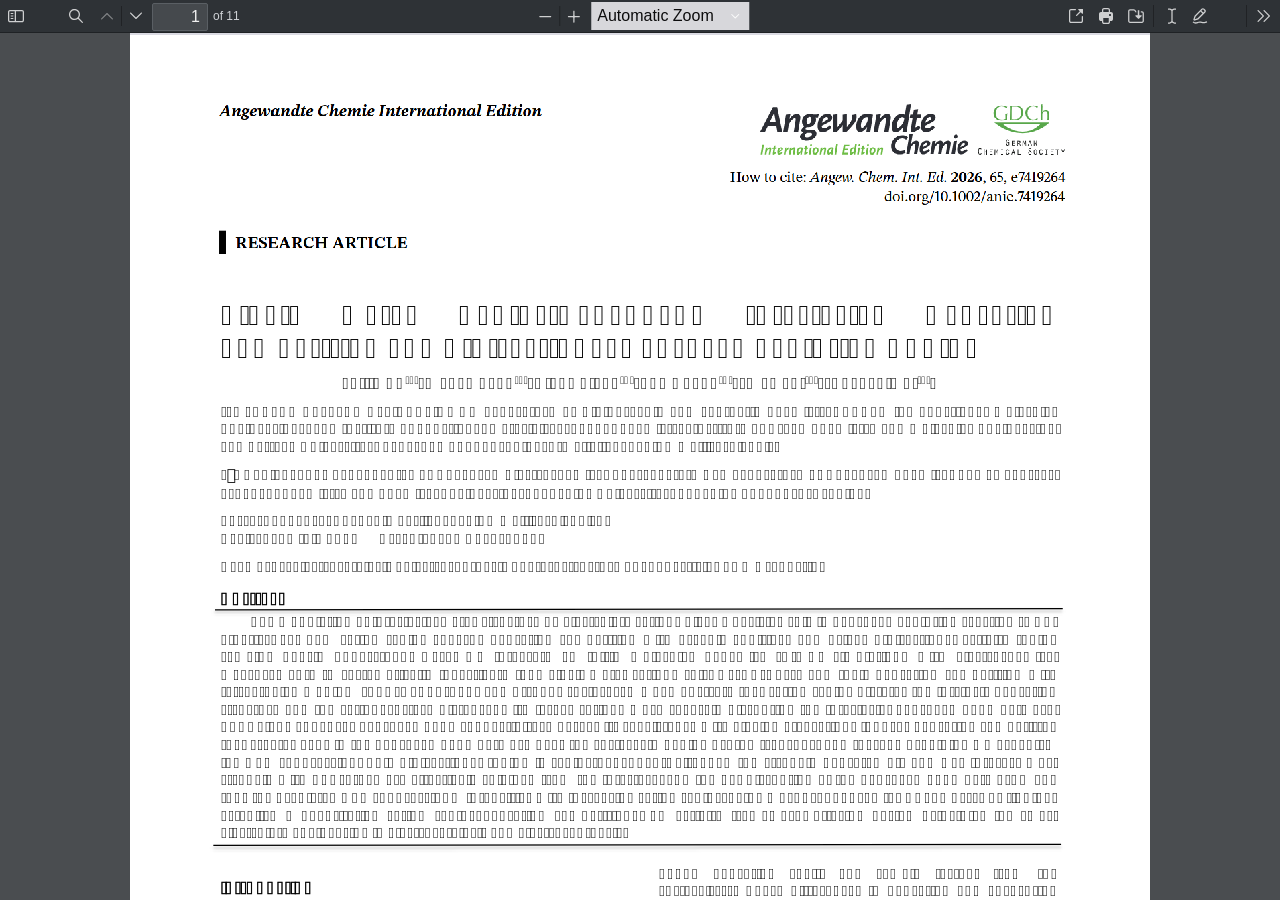
<file: doi.org/index.html>
<!DOCTYPE html>
<!--
Copyright 2012 Mozilla Foundation

Licensed under the Apache License, Version 2.0 (the "License");
you may not use this file except in compliance with the License.
You may obtain a copy of the License at

    http://www.apache.org/licenses/LICENSE-2.0

Unless required by applicable law or agreed to in writing, software
distributed under the License is distributed on an "AS IS" BASIS,
WITHOUT WARRANTIES OR CONDITIONS OF ANY KIND, either express or implied.
See the License for the specific language governing permissions and
limitations under the License.

Adobe CMap resources are covered by their own copyright but the same license:

    Copyright 1990-2015 Adobe Systems Incorporated.

See https://github.com/adobe-type-tools/cmap-resources
-->
<html dir="ltr" mozdisallowselectionprint>
  <head>
    <meta charset="utf-8">
    <meta name="viewport" content="width=device-width, initial-scale=1, maximum-scale=1">
    <meta name="google" content="notranslate">
    <title>Accepted Manuscript — Shilin Bo</title>

<!-- This snippet is used in production (included from viewer.html) -->
<link rel="resource" type="application/l10n" href="locale/locale.properties">
<script src="/pdf.min.js"></script>

    <link rel="stylesheet" href="viewer.css">

  <script src="viewer.js"></script>
  </head>

  <body tabindex="1">
    <div id="outerContainer">

      <div id="sidebarContainer">
        <div id="toolbarSidebar">
          <div id="toolbarSidebarLeft">
            <div id="sidebarViewButtons" class="splitToolbarButton toggled" role="radiogroup">
              <button id="viewThumbnail" class="toolbarButton toggled" title="Show Thumbnails" tabindex="2" data-l10n-id="thumbs" role="radio" aria-checked="true" aria-controls="thumbnailView">
                 <span data-l10n-id="thumbs_label">Thumbnails</span>
              </button>
              <button id="viewOutline" class="toolbarButton" title="Show Document Outline (double-click to expand/collapse all items)" tabindex="3" data-l10n-id="document_outline" role="radio" aria-checked="false" aria-controls="outlineView">
                 <span data-l10n-id="document_outline_label">Document Outline</span>
              </button>
              <button id="viewAttachments" class="toolbarButton" title="Show Attachments" tabindex="4" data-l10n-id="attachments" role="radio" aria-checked="false" aria-controls="attachmentsView">
                 <span data-l10n-id="attachments_label">Attachments</span>
              </button>
              <button id="viewLayers" class="toolbarButton" title="Show Layers (double-click to reset all layers to the default state)" tabindex="5" data-l10n-id="layers" role="radio" aria-checked="false" aria-controls="layersView">
                 <span data-l10n-id="layers_label">Layers</span>
              </button>
            </div>
          </div>

          <div id="toolbarSidebarRight">
            <div id="outlineOptionsContainer" class="hidden">
              <div class="verticalToolbarSeparator"></div>

              <button id="currentOutlineItem" class="toolbarButton" disabled="disabled" title="Find Current Outline Item" tabindex="6" data-l10n-id="current_outline_item">
                <span data-l10n-id="current_outline_item_label">Current Outline Item</span>
              </button>
            </div>
          </div>
        </div>
        <div id="sidebarContent">
          <div id="thumbnailView">
          </div>
          <div id="outlineView" class="hidden">
          </div>
          <div id="attachmentsView" class="hidden">
          </div>
          <div id="layersView" class="hidden">
          </div>
        </div>
        <div id="sidebarResizer"></div>
      </div>  <!-- sidebarContainer -->

      <div id="mainContainer">
        <div class="findbar hidden doorHanger" id="findbar">
          <div id="findbarInputContainer">
            <input id="findInput" class="toolbarField" title="Find" placeholder="Find in document…" tabindex="91" data-l10n-id="find_input" aria-invalid="false">
            <div class="splitToolbarButton">
              <button id="findPrevious" class="toolbarButton" title="Find the previous occurrence of the phrase" tabindex="92" data-l10n-id="find_previous">
                <span data-l10n-id="find_previous_label">Previous</span>
              </button>
              <div class="splitToolbarButtonSeparator"></div>
              <button id="findNext" class="toolbarButton" title="Find the next occurrence of the phrase" tabindex="93" data-l10n-id="find_next">
                <span data-l10n-id="find_next_label">Next</span>
              </button>
            </div>
          </div>

          <div id="findbarOptionsOneContainer">
            <input type="checkbox" id="findHighlightAll" class="toolbarField" tabindex="94">
            <label for="findHighlightAll" class="toolbarLabel" data-l10n-id="find_highlight">Highlight All</label>
            <input type="checkbox" id="findMatchCase" class="toolbarField" tabindex="95">
            <label for="findMatchCase" class="toolbarLabel" data-l10n-id="find_match_case_label">Match Case</label>
          </div>
          <div id="findbarOptionsTwoContainer">
            <input type="checkbox" id="findMatchDiacritics" class="toolbarField" tabindex="96">
            <label for="findMatchDiacritics" class="toolbarLabel" data-l10n-id="find_match_diacritics_label">Match Diacritics</label>
            <input type="checkbox" id="findEntireWord" class="toolbarField" tabindex="97">
            <label for="findEntireWord" class="toolbarLabel" data-l10n-id="find_entire_word_label">Whole Words</label>
          </div>

          <div id="findbarMessageContainer" aria-live="polite">
            <span id="findResultsCount" class="toolbarLabel"></span>
            <span id="findMsg" class="toolbarLabel"></span>
          </div>
        </div>  <!-- findbar -->

        <div class="editorParamsToolbar hidden doorHangerRight" id="editorFreeTextParamsToolbar">
          <div class="editorParamsToolbarContainer">
            <div class="editorParamsSetter">
              <label for="editorFreeTextColor" class="editorParamsLabel" data-l10n-id="editor_free_text_color">Color</label>
              <input type="color" id="editorFreeTextColor" class="editorParamsColor" tabindex="100">
            </div>
            <div class="editorParamsSetter">
              <label for="editorFreeTextFontSize" class="editorParamsLabel" data-l10n-id="editor_free_text_size">Size</label>
              <input type="range" id="editorFreeTextFontSize" class="editorParamsSlider" value="10" min="5" max="100" step="1" tabindex="101">
            </div>
          </div>
        </div>

        <div class="editorParamsToolbar hidden doorHangerRight" id="editorInkParamsToolbar">
          <div class="editorParamsToolbarContainer">
            <div class="editorParamsSetter">
              <label for="editorInkColor" class="editorParamsLabel" data-l10n-id="editor_ink_color">Color</label>
              <input type="color" id="editorInkColor" class="editorParamsColor" tabindex="102">
            </div>
            <div class="editorParamsSetter">
              <label for="editorInkThickness" class="editorParamsLabel" data-l10n-id="editor_ink_thickness">Thickness</label>
              <input type="range" id="editorInkThickness" class="editorParamsSlider" value="1" min="1" max="20" step="1" tabindex="103">
            </div>
            <div class="editorParamsSetter">
              <label for="editorInkOpacity" class="editorParamsLabel" data-l10n-id="editor_ink_opacity">Opacity</label>
              <input type="range" id="editorInkOpacity" class="editorParamsSlider" value="100" min="1" max="100" step="1" tabindex="104">
            </div>
          </div>
        </div>

        <div class="editorParamsToolbar hidden doorHangerRight" id="editorStampParamsToolbar">
          <div class="editorParamsToolbarContainer">
            <button id="editorStampAddImage" class="secondaryToolbarButton" title="Add image" tabindex="105" data-l10n-id="editor_stamp_add_image">
              <span data-l10n-id="editor_stamp_add_image_label">Add image</span>
            </button>
          </div>
        </div>

        <div id="secondaryToolbar" class="secondaryToolbar hidden doorHangerRight">
          <div id="secondaryToolbarButtonContainer">
            <button id="secondaryOpenFile" class="secondaryToolbarButton visibleLargeView" title="Open File" tabindex="51" data-l10n-id="open_file">
              <span data-l10n-id="open_file_label">Open</span>
            </button>

            <button id="secondaryPrint" class="secondaryToolbarButton visibleMediumView" title="Print" tabindex="52" data-l10n-id="print">
              <span data-l10n-id="print_label">Print</span>
            </button>

            <button id="secondaryDownload" class="secondaryToolbarButton visibleMediumView" title="Save" tabindex="53" data-l10n-id="save">
              <span data-l10n-id="save_label">Save</span>
            </button>

            <div class="horizontalToolbarSeparator visibleLargeView"></div>

            <button id="presentationMode" class="secondaryToolbarButton" title="Switch to Presentation Mode" tabindex="54" data-l10n-id="presentation_mode">
              <span data-l10n-id="presentation_mode_label">Presentation Mode</span>
            </button>

            <a href="#" id="viewBookmark" class="secondaryToolbarButton" title="Current Page (View URL from Current Page)" tabindex="55" data-l10n-id="bookmark1">
              <span data-l10n-id="bookmark1_label">Current Page</span>
            </a>

            <div id="viewBookmarkSeparator" class="horizontalToolbarSeparator"></div>

            <button id="firstPage" class="secondaryToolbarButton" title="Go to First Page" tabindex="56" data-l10n-id="first_page">
              <span data-l10n-id="first_page_label">Go to First Page</span>
            </button>
            <button id="lastPage" class="secondaryToolbarButton" title="Go to Last Page" tabindex="57" data-l10n-id="last_page">
              <span data-l10n-id="last_page_label">Go to Last Page</span>
            </button>

            <div class="horizontalToolbarSeparator"></div>

            <button id="pageRotateCw" class="secondaryToolbarButton" title="Rotate Clockwise" tabindex="58" data-l10n-id="page_rotate_cw">
              <span data-l10n-id="page_rotate_cw_label">Rotate Clockwise</span>
            </button>
            <button id="pageRotateCcw" class="secondaryToolbarButton" title="Rotate Counterclockwise" tabindex="59" data-l10n-id="page_rotate_ccw">
              <span data-l10n-id="page_rotate_ccw_label">Rotate Counterclockwise</span>
            </button>

            <div class="horizontalToolbarSeparator"></div>

            <div id="cursorToolButtons" role="radiogroup">
              <button id="cursorSelectTool" class="secondaryToolbarButton toggled" title="Enable Text Selection Tool" tabindex="60" data-l10n-id="cursor_text_select_tool" role="radio" aria-checked="true">
                <span data-l10n-id="cursor_text_select_tool_label">Text Selection Tool</span>
              </button>
              <button id="cursorHandTool" class="secondaryToolbarButton" title="Enable Hand Tool" tabindex="61" data-l10n-id="cursor_hand_tool" role="radio" aria-checked="false">
                <span data-l10n-id="cursor_hand_tool_label">Hand Tool</span>
              </button>
            </div>

            <div class="horizontalToolbarSeparator"></div>

            <div id="scrollModeButtons" role="radiogroup">
              <button id="scrollPage" class="secondaryToolbarButton" title="Use Page Scrolling" tabindex="62" data-l10n-id="scroll_page" role="radio" aria-checked="false">
                <span data-l10n-id="scroll_page_label">Page Scrolling</span>
              </button>
              <button id="scrollVertical" class="secondaryToolbarButton toggled" title="Use Vertical Scrolling" tabindex="63" data-l10n-id="scroll_vertical" role="radio" aria-checked="true">
                <span data-l10n-id="scroll_vertical_label" >Vertical Scrolling</span>
              </button>
              <button id="scrollHorizontal" class="secondaryToolbarButton" title="Use Horizontal Scrolling" tabindex="64" data-l10n-id="scroll_horizontal" role="radio" aria-checked="false">
                <span data-l10n-id="scroll_horizontal_label">Horizontal Scrolling</span>
              </button>
              <button id="scrollWrapped" class="secondaryToolbarButton" title="Use Wrapped Scrolling" tabindex="65" data-l10n-id="scroll_wrapped" role="radio" aria-checked="false">
                <span data-l10n-id="scroll_wrapped_label">Wrapped Scrolling</span>
              </button>
            </div>

            <div class="horizontalToolbarSeparator"></div>

            <div id="spreadModeButtons" role="radiogroup">
              <button id="spreadNone" class="secondaryToolbarButton toggled" title="Do not join page spreads" tabindex="66" data-l10n-id="spread_none" role="radio" aria-checked="true">
                <span data-l10n-id="spread_none_label">No Spreads</span>
              </button>
              <button id="spreadOdd" class="secondaryToolbarButton" title="Join page spreads starting with odd-numbered pages" tabindex="67" data-l10n-id="spread_odd" role="radio" aria-checked="false">
                <span data-l10n-id="spread_odd_label">Odd Spreads</span>
              </button>
              <button id="spreadEven" class="secondaryToolbarButton" title="Join page spreads starting with even-numbered pages" tabindex="68" data-l10n-id="spread_even" role="radio" aria-checked="false">
                <span data-l10n-id="spread_even_label">Even Spreads</span>
              </button>
            </div>

            <div class="horizontalToolbarSeparator"></div>

            <button id="documentProperties" class="secondaryToolbarButton" title="Document Properties…" tabindex="69" data-l10n-id="document_properties" aria-controls="documentPropertiesDialog">
              <span data-l10n-id="document_properties_label">Document Properties…</span>
            </button>
          </div>
        </div>  <!-- secondaryToolbar -->

        <div class="toolbar">
          <div id="toolbarContainer">
            <div id="toolbarViewer">
              <div id="toolbarViewerLeft">
                <button id="sidebarToggle" class="toolbarButton" title="Toggle Sidebar" tabindex="11" data-l10n-id="toggle_sidebar" aria-expanded="false" aria-controls="sidebarContainer">
                  <span data-l10n-id="toggle_sidebar_label">Toggle Sidebar</span>
                </button>
                <div class="toolbarButtonSpacer"></div>
                <button id="viewFind" class="toolbarButton" title="Find in Document" tabindex="12" data-l10n-id="findbar" aria-expanded="false" aria-controls="findbar">
                  <span data-l10n-id="findbar_label">Find</span>
                </button>
                <div class="splitToolbarButton hiddenSmallView">
                  <button class="toolbarButton" title="Previous Page" id="previous" tabindex="13" data-l10n-id="previous">
                    <span data-l10n-id="previous_label">Previous</span>
                  </button>
                  <div class="splitToolbarButtonSeparator"></div>
                  <button class="toolbarButton" title="Next Page" id="next" tabindex="14" data-l10n-id="next">
                    <span data-l10n-id="next_label">Next</span>
                  </button>
                </div>
                <input type="number" id="pageNumber" class="toolbarField" title="Page" value="1" min="1" tabindex="15" data-l10n-id="page" autocomplete="off">
                <span id="numPages" class="toolbarLabel"></span>
              </div>
              <div id="toolbarViewerRight">
                <button id="openFile" class="toolbarButton hiddenLargeView" title="Open File" tabindex="31" data-l10n-id="open_file">
                  <span data-l10n-id="open_file_label">Open</span>
                </button>

                <button id="print" class="toolbarButton hiddenMediumView" title="Print" tabindex="32" data-l10n-id="print">
                  <span data-l10n-id="print_label">Print</span>
                </button>

                <button id="download" class="toolbarButton hiddenMediumView" title="Save" tabindex="33" data-l10n-id="save">
                  <span data-l10n-id="save_label">Save</span>
                </button>

                <div class="verticalToolbarSeparator hiddenMediumView"></div>

                <div id="editorModeButtons" class="splitToolbarButton toggled" role="radiogroup">
                  <button id="editorFreeText" class="toolbarButton" disabled="disabled" title="Text" role="radio" aria-checked="false" aria-controls="editorFreeTextParamsToolbar" tabindex="34" data-l10n-id="editor_free_text2">
                    <span data-l10n-id="editor_free_text2_label">Text</span>
                  </button>
                  <button id="editorInk" class="toolbarButton" disabled="disabled" title="Draw" role="radio" aria-checked="false" aria-controls="editorInkParamsToolbar" tabindex="35" data-l10n-id="editor_ink2">
                    <span data-l10n-id="editor_ink2_label">Draw</span>
                  </button>
                  <button id="editorStamp" class="toolbarButton hidden" disabled="disabled" title="Add or edit images" role="radio" aria-checked="false" aria-controls="editorStampParamsToolbar" tabindex="36" data-l10n-id="editor_stamp1">
                    <span data-l10n-id="editor_stamp1_label">Add or edit images</span>
                  </button>
                </div>

                <div id="editorModeSeparator" class="verticalToolbarSeparator"></div>

                <button id="secondaryToolbarToggle" class="toolbarButton" title="Tools" tabindex="48" data-l10n-id="tools" aria-expanded="false" aria-controls="secondaryToolbar">
                  <span data-l10n-id="tools_label">Tools</span>
                </button>
              </div>
              <div id="toolbarViewerMiddle">
                <div class="splitToolbarButton">
                  <button id="zoomOut" class="toolbarButton" title="Zoom Out" tabindex="21" data-l10n-id="zoom_out">
                    <span data-l10n-id="zoom_out_label">Zoom Out</span>
                  </button>
                  <div class="splitToolbarButtonSeparator"></div>
                  <button id="zoomIn" class="toolbarButton" title="Zoom In" tabindex="22" data-l10n-id="zoom_in">
                    <span data-l10n-id="zoom_in_label">Zoom In</span>
                   </button>
                </div>
                <span id="scaleSelectContainer" class="dropdownToolbarButton">
                  <select id="scaleSelect" title="Zoom" tabindex="23" data-l10n-id="zoom">
                    <option id="pageAutoOption" title="" value="auto" selected="selected" data-l10n-id="page_scale_auto">Automatic Zoom</option>
                    <option id="pageActualOption" title="" value="page-actual" data-l10n-id="page_scale_actual">Actual Size</option>
                    <option id="pageFitOption" title="" value="page-fit" data-l10n-id="page_scale_fit">Page Fit</option>
                    <option id="pageWidthOption" title="" value="page-width" data-l10n-id="page_scale_width">Page Width</option>
                    <option id="customScaleOption" title="" value="custom" disabled="disabled" hidden="true"></option>
                    <option title="" value="0.5" data-l10n-id="page_scale_percent" data-l10n-args='{ "scale": 50 }'>50%</option>
                    <option title="" value="0.75" data-l10n-id="page_scale_percent" data-l10n-args='{ "scale": 75 }'>75%</option>
                    <option title="" value="1" data-l10n-id="page_scale_percent" data-l10n-args='{ "scale": 100 }'>100%</option>
                    <option title="" value="1.25" data-l10n-id="page_scale_percent" data-l10n-args='{ "scale": 125 }'>125%</option>
                    <option title="" value="1.5" data-l10n-id="page_scale_percent" data-l10n-args='{ "scale": 150 }'>150%</option>
                    <option title="" value="2" data-l10n-id="page_scale_percent" data-l10n-args='{ "scale": 200 }'>200%</option>
                    <option title="" value="3" data-l10n-id="page_scale_percent" data-l10n-args='{ "scale": 300 }'>300%</option>
                    <option title="" value="4" data-l10n-id="page_scale_percent" data-l10n-args='{ "scale": 400 }'>400%</option>
                  </select>
                </span>
              </div>
            </div>
            <div id="loadingBar">
              <div class="progress">
                <div class="glimmer">
                </div>
              </div>
            </div>
          </div>
        </div>

        <div id="viewerContainer" tabindex="0">
          <div id="viewer" class="pdfViewer"></div>
        </div>
      </div> <!-- mainContainer -->

      <div id="dialogContainer">
        <dialog id="passwordDialog">
          <div class="row">
            <label for="password" id="passwordText" data-l10n-id="password_label">Enter the password to open this PDF file:</label>
          </div>
          <div class="row">
            <input type="password" id="password" class="toolbarField">
          </div>
          <div class="buttonRow">
            <button id="passwordCancel" class="dialogButton"><span data-l10n-id="password_cancel">Cancel</span></button>
            <button id="passwordSubmit" class="dialogButton"><span data-l10n-id="password_ok">OK</span></button>
          </div>
        </dialog>
        <dialog id="documentPropertiesDialog">
          <div class="row">
            <span id="fileNameLabel" data-l10n-id="document_properties_file_name">File name:</span>
            <p id="fileNameField" aria-labelledby="fileNameLabel">-</p>
          </div>
          <div class="row">
            <span id="fileSizeLabel" data-l10n-id="document_properties_file_size">File size:</span>
            <p id="fileSizeField" aria-labelledby="fileSizeLabel">-</p>
          </div>
          <div class="separator"></div>
          <div class="row">
            <span id="titleLabel" data-l10n-id="document_properties_title">Title:</span>
            <p id="titleField" aria-labelledby="titleLabel">-</p>
          </div>
          <div class="row">
            <span id="authorLabel" data-l10n-id="document_properties_author">Author:</span>
            <p id="authorField" aria-labelledby="authorLabel">-</p>
          </div>
          <div class="row">
            <span id="subjectLabel" data-l10n-id="document_properties_subject">Subject:</span>
            <p id="subjectField" aria-labelledby="subjectLabel">-</p>
          </div>
          <div class="row">
            <span id="keywordsLabel" data-l10n-id="document_properties_keywords">Keywords:</span>
            <p id="keywordsField" aria-labelledby="keywordsLabel">-</p>
          </div>
          <div class="row">
            <span id="creationDateLabel" data-l10n-id="document_properties_creation_date">Creation Date:</span>
            <p id="creationDateField" aria-labelledby="creationDateLabel">-</p>
          </div>
          <div class="row">
            <span id="modificationDateLabel" data-l10n-id="document_properties_modification_date">Modification Date:</span>
            <p id="modificationDateField" aria-labelledby="modificationDateLabel">-</p>
          </div>
          <div class="row">
            <span id="creatorLabel" data-l10n-id="document_properties_creator">Creator:</span>
            <p id="creatorField" aria-labelledby="creatorLabel">-</p>
          </div>
          <div class="separator"></div>
          <div class="row">
            <span id="producerLabel" data-l10n-id="document_properties_producer">PDF Producer:</span>
            <p id="producerField" aria-labelledby="producerLabel">-</p>
          </div>
          <div class="row">
            <span id="versionLabel" data-l10n-id="document_properties_version">PDF Version:</span>
            <p id="versionField" aria-labelledby="versionLabel">-</p>
          </div>
          <div class="row">
            <span id="pageCountLabel" data-l10n-id="document_properties_page_count">Page Count:</span>
            <p id="pageCountField" aria-labelledby="pageCountLabel">-</p>
          </div>
          <div class="row">
            <span id="pageSizeLabel" data-l10n-id="document_properties_page_size">Page Size:</span>
            <p id="pageSizeField" aria-labelledby="pageSizeLabel">-</p>
          </div>
          <div class="separator"></div>
          <div class="row">
            <span id="linearizedLabel" data-l10n-id="document_properties_linearized">Fast Web View:</span>
            <p id="linearizedField" aria-labelledby="linearizedLabel">-</p>
          </div>
          <div class="buttonRow">
            <button id="documentPropertiesClose" class="dialogButton"><span data-l10n-id="document_properties_close">Close</span></button>
          </div>
        </dialog>
        <dialog id="altTextDialog" aria-labelledby="dialogLabel" aria-describedby="dialogDescription">
          <div id="altTextContainer">
            <div id="overallDescription">
              <span id="dialogLabel" data-l10n-id="editor_alt_text_dialog_label" class="title">Choose an option</span>
              <span id="dialogDescription" data-l10n-id="editor_alt_text_dialog_description">
                Alt text (alternative text) helps when people can’t see the image or when it doesn’t load.
              </span>
            </div>
            <div id="addDescription">
              <div class="radio">
                <div class="radioButton">
                  <input type="radio" id="descriptionButton" name="altTextOption" tabindex="0" aria-describedby="descriptionAreaLabel" checked>
                  <label for="descriptionButton" data-l10n-id="editor_alt_text_add_description_label">Add a description</label>
                </div>
                <div class="radioLabel">
                  <span id="descriptionAreaLabel" data-l10n-id="editor_alt_text_add_description_description">
                    Aim for 1-2 sentences that describe the subject, setting, or actions.
                  </span>
                </div>
              </div>
              <div class="descriptionArea">
                <textarea id="descriptionTextarea" placeholder="For example, “A young man sits down at a table to eat a meal”" aria-labelledby="descriptionAreaLabel" data-l10n-id="editor_alt_text_textarea" tabindex="0"></textarea>
              </div>
            </div>
            <div id="markAsDecorative">
              <div class="radio">
                <div class="radioButton">
                  <input type="radio" id="decorativeButton" name="altTextOption" aria-describedby="decorativeLabel">
                  <label for="decorativeButton" data-l10n-id="editor_alt_text_mark_decorative_label">Mark as decorative</label>
                </div>
                <div class="radioLabel">
                  <span id="decorativeLabel" data-l10n-id="editor_alt_text_mark_decorative_description">
                    This is used for ornamental images, like borders or watermarks.
                  </span>
                </div>
              </div>
            </div>
            <div id="buttons">
              <button id="altTextCancel" tabindex="0"><span data-l10n-id="editor_alt_text_cancel_button">Cancel</span></button>
              <button id="altTextSave" tabindex="0"><span data-l10n-id="editor_alt_text_save_button">Save</span></button>
            </div>
          </div>
        </dialog>
        <dialog id="printServiceDialog" style="min-width: 200px;">
          <div class="row">
            <span data-l10n-id="print_progress_message">Preparing document for printing…</span>
          </div>
          <div class="row">
            <progress value="0" max="100"></progress>
            <span data-l10n-id="print_progress_percent" data-l10n-args='{ "progress": 0 }' class="relative-progress">0%</span>
          </div>
          <div class="buttonRow">
            <button id="printCancel" class="dialogButton"><span data-l10n-id="print_progress_close">Cancel</span></button>
          </div>
        </dialog>
      </div>  <!-- dialogContainer -->

    </div> <!-- outerContainer -->
    <div id="printContainer"></div>

    <input type="file" id="fileInput" class="hidden">
  </body>
</html>
</file>
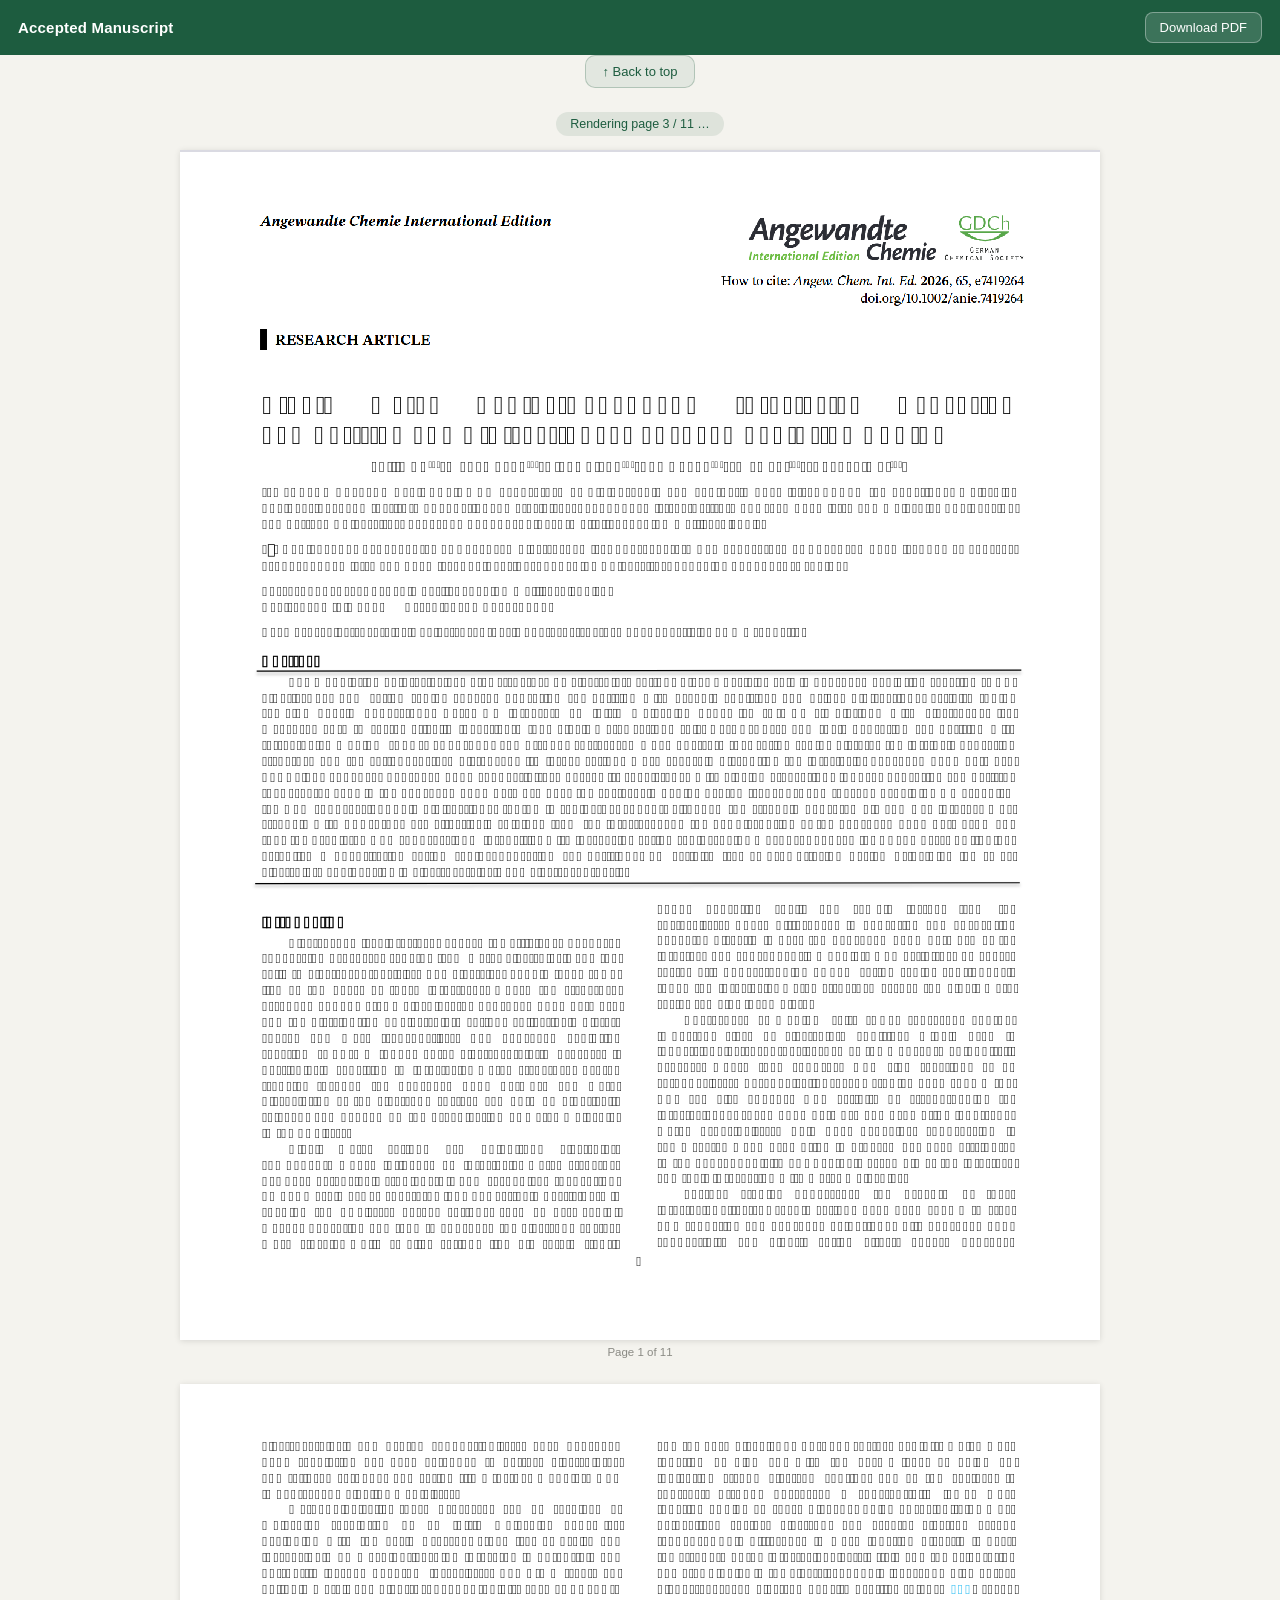
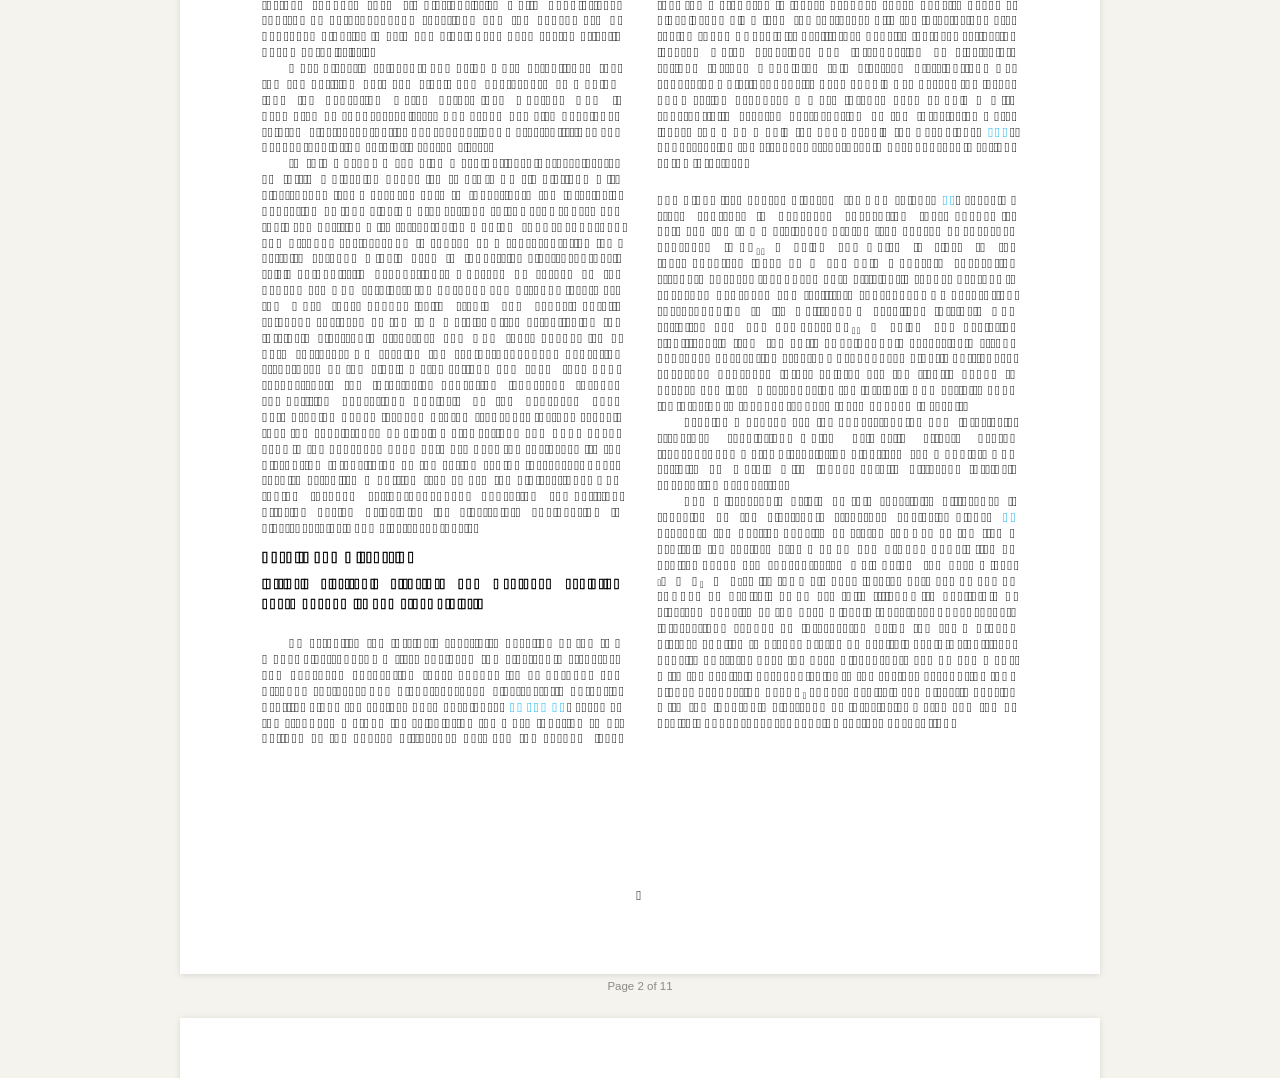
<file: manuscript_v26.html>
<!DOCTYPE html>
<html lang="en">
<head>
<meta charset="UTF-8">
<meta name="viewport" content="width=device-width, initial-scale=1.0">
<title>Accepted Manuscript — Shilin Bo</title>
<style>
  * { margin:0; padding:0; box-sizing:border-box; }
  body { font-family:'Source Sans 3','Segoe UI',Arial,sans-serif; background:#f4f3ee; color:#1A1B1C; }
  .bar { position:sticky; top:0; z-index:10; background:#1d5c3f; color:#fff; display:flex; align-items:center; gap:14px; padding:12px 18px; flex-wrap:wrap; }
  .bar .t { font-size:15px; font-weight:600; letter-spacing:.2px; }
  .bar .sp { flex:1; }
  .bar a.dl { color:#fff; background:rgba(255,255,255,.14); border:1px solid rgba(255,255,255,.35); border-radius:8px; padding:7px 14px; font-size:13px; text-decoration:none; white-space:nowrap; }
  .bar a.dl:hover { background:rgba(255,255,255,.24); }
  #prog { position:sticky; top:0; margin:10px auto 0; width:fit-content; max-width:90%; background:rgba(29,92,63,.10); color:#1d5c3f; font-size:12.5px; padding:5px 14px; border-radius:16px; display:none; }
  #pages { padding:14px 10px 60px; }
  .pg { margin:0 auto 26px; max-width:100%; width:fit-content; position:relative; }
  .pg canvas { display:block; max-width:100%; height:auto; background:#fff; box-shadow:0 1px 6px rgba(0,0,0,.12); }
  .pgn { text-align:center; font-size:11.5px; color:#8a8a84; margin-top:6px; font-variant-numeric:tabular-nums; }
  #msg { text-align:center; padding:60px 20px; font-size:15px; color:#666; line-height:1.7; }
  #msg a { color:#1d5c3f; font-weight:600; }
  #top { display:block; margin:0 auto 24px; width:fit-content; color:#1d5c3f; background:rgba(29,92,63,.08); border:1px solid rgba(29,92,63,.25); border-radius:10px; padding:8px 16px; font-size:13px; text-decoration:none; }
  #top:hover { background:rgba(29,92,63,.15); }
</style>
</head>
<body>
<div class="bar">
  <span class="t">Accepted Manuscript</span>
  <span class="sp"></span>
  <a class="dl" href="manuscript_v26.pdf" download>Download PDF</a>
</div>
<a id="top" href="#" hidden>&#8593; Back to top</a>
<div id="prog"></div>
<div id="pages"></div>
<div id="msg" hidden>This document could not be rendered in the built-in viewer.<br>Please <a href="manuscript_v26.pdf" download>download the PDF</a> and open it locally, or open this page in an external browser.</div>
<script src="pdf.min.js"></script>
<script>
(function(){
  try{
    var prog=document.getElementById('prog'), pages=document.getElementById('pages'), toTop=document.getElementById('top');
    if (typeof pdfjsLib === 'undefined') { document.getElementById('msg').hidden=false; return; }
    pdfjsLib.GlobalWorkerOptions.workerSrc='pdf.worker.min.js';
    prog.style.display='block'; prog.textContent='Loading PDF…';
    pdfjsLib.getDocument('manuscript_v26.pdf').promise.then(function(doc){
      var total=doc.numPages;
      prog.textContent='Rendering page 1 / '+total+' …';
      var w=Math.min(920, Math.max(320, window.innerWidth-36));
      var dpr=(window.innerWidth<700 && window.devicePixelRatio>1)?Math.min(window.devicePixelRatio,2):1;
      var i=1;
      function next(){
        if(i>total){ prog.style.display='none'; toTop.hidden=false; return; }
        doc.getPage(i).then(function(p){
          var vp=p.getViewport({scale:1});
          var s=(w/vp.width)*dpr;
          var v2=p.getViewport({scale:s});
          var holder=document.createElement('div'); holder.className='pg';
          var cv=document.createElement('canvas');
          cv.width=v2.width; cv.height=v2.height; cv.style.width=w+'px';
          var tag=document.createElement('div'); tag.className='pgn'; tag.textContent='Page '+i+' of '+total;
          holder.appendChild(cv); holder.appendChild(tag); pages.appendChild(holder);
          return p.render({canvasContext:cv.getContext('2d'), viewport:v2}).promise.then(function(){
            i++; prog.textContent='Rendering page '+i+' / '+total+' …'; next();
          });
        }).catch(function(){ document.getElementById('msg').hidden=false; prog.style.display='none'; });
      }
      next();
    }).catch(function(){ document.getElementById('msg').hidden=false; prog.style.display='none'; });
  }catch(e){ document.getElementById('msg').hidden=false; }
})();
</script>
</body>
</html>
</file>
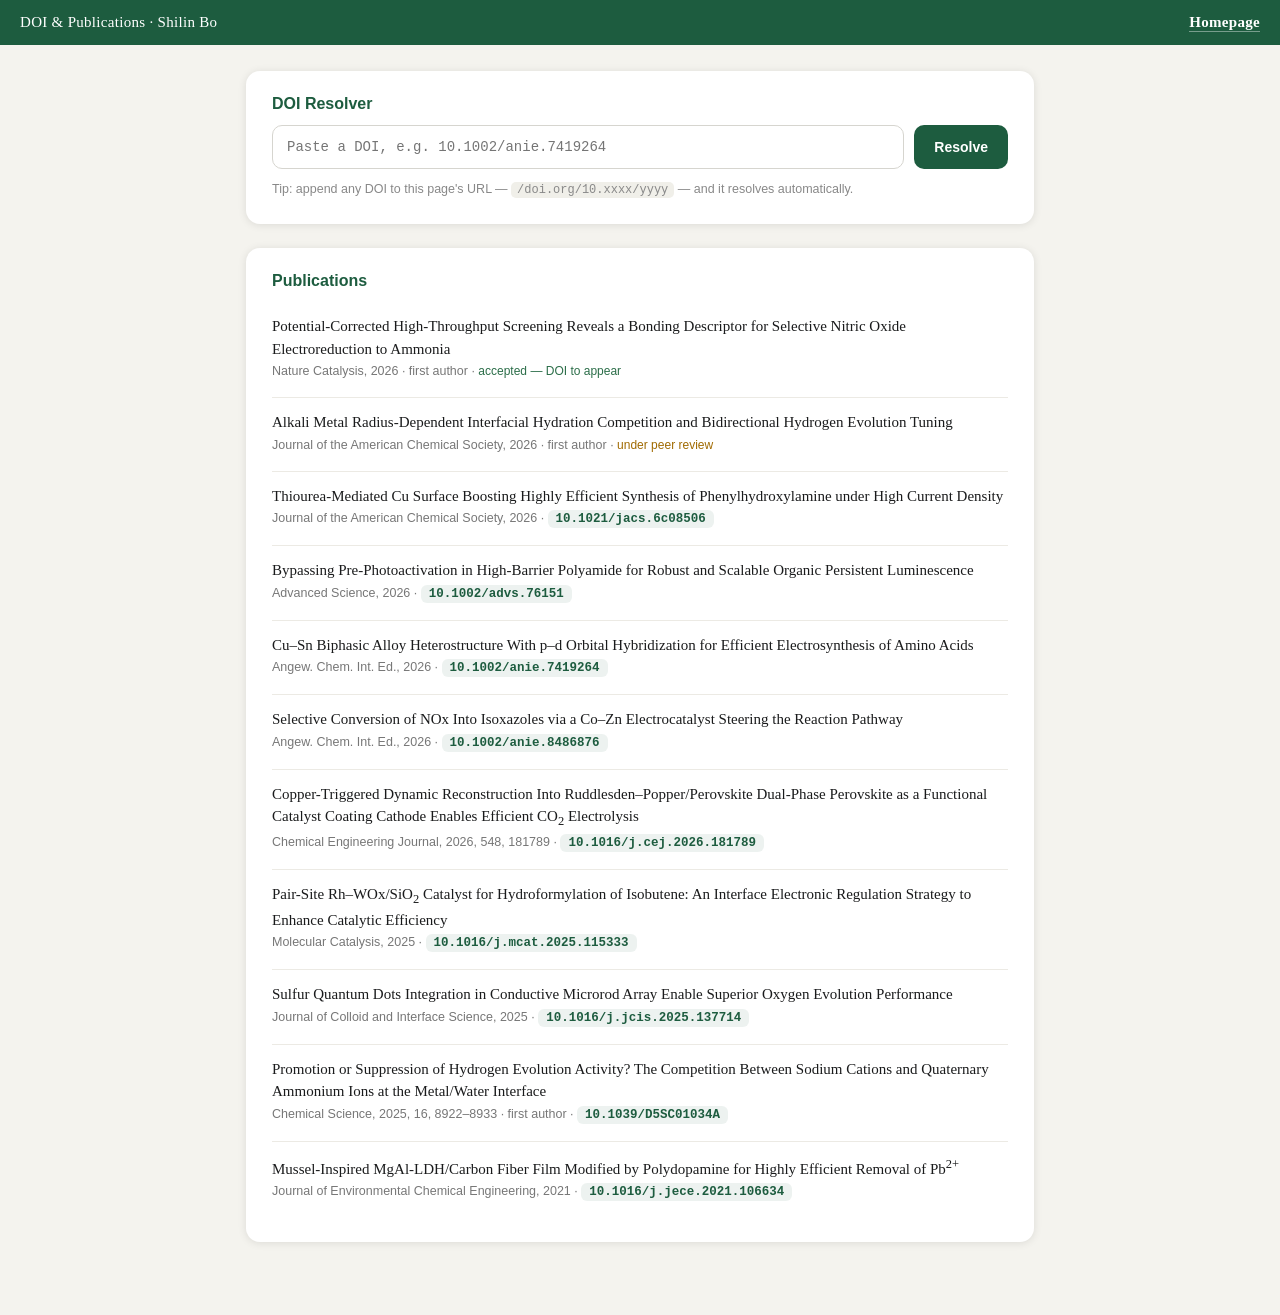
<file: publications.html>
<!DOCTYPE html>
<html lang="en">
<head>
<meta charset="UTF-8">
<meta name="viewport" content="width=device-width, initial-scale=1.0">
<title>DOI &amp; Publications — Shilin Bo</title>
<style>
  * { margin:0; padding:0; box-sizing:border-box; }
  body { font-family:Georgia,'Times New Roman',serif; background:#f4f3ee; color:#1A1B1C; }
  .top { background:#1d5c3f; color:#fff; padding:14px 20px; font-size:15px; letter-spacing:.3px; }
  .top a { color:#fff; text-decoration:none; font-weight:600; border-bottom:1px solid rgba(255,255,255,.4); float:right; }
  .wrap { max-width:820px; margin:0 auto; padding:26px 16px 50px; }
  .card { background:#fff; border-radius:14px; box-shadow:0 1px 8px rgba(0,0,0,.10); padding:24px 26px; margin-bottom:24px; }
  .card h2 { font-size:16px; color:#1d5c3f; margin-bottom:12px; font-family:Arial,sans-serif; }
  .r { display:flex; flex-wrap:wrap; gap:10px; }
  .r input { flex:1 1 220px; min-width:0; padding:12px 14px; font-size:14px; font-family:Consolas,Menlo,monospace; border:1px solid #d6d5cf; border-radius:10px; min-height:44px; }
  .r button { padding:12px 20px; background:#1d5c3f; color:#fff; border:none; border-radius:10px; font-size:14px; font-weight:600; cursor:pointer; min-height:44px; font-family:Arial,sans-serif; }
  .hint { font-size:12.5px; color:#888; margin-top:10px; line-height:1.6; font-family:Arial,sans-serif; }
  .hint code { background:#f0efe9; padding:1px 6px; border-radius:5px; font-size:12px; }
  ul { list-style:none; }
  li { padding:13px 0; border-bottom:1px solid #eceae4; }
  li:last-child { border-bottom:none; }
  .t { font-size:15px; line-height:1.5; margin-bottom:4px; }
  .v { font-size:12.5px; color:#777; font-family:Arial,sans-serif; margin-bottom:6px; }
  .v a { color:#1d5c3f; text-decoration:none; font-weight:600; font-family:Consolas,Menlo,monospace; background:rgba(29,92,63,.08); padding:2px 8px; border-radius:6px; }
  .no { font-size:12px; color:#a06a00; font-family:Arial,sans-serif; }
  .no2 { font-size:12px; color:#2c6e49; font-family:Arial,sans-serif; }
</style>
</head>
<body>
<div class="top">DOI &amp; Publications &middot; Shilin Bo <a href="/">Homepage</a></div>
<div class="wrap">
  <div class="card">
    <h2>DOI Resolver</h2>
    <div class="r">
      <input id="q" placeholder="Paste a DOI, e.g. 10.1002/anie.7419264">
      <button onclick="go()">Resolve</button>
    </div>
    <p class="hint">Tip: append any DOI to this page's URL — <code>/doi.org/10.xxxx/yyyy</code> — and it resolves automatically.</p>
  </div>
  <div class="card">
    <h2>Publications</h2>
    <ul>
      <li><p class="t">Potential-Corrected High-Throughput Screening Reveals a Bonding Descriptor for Selective Nitric Oxide Electroreduction to Ammonia</p><p class="v">Nature Catalysis, 2026 &middot; first author &middot; <span class="no2">accepted — DOI to appear</span></p></li>
      <li><p class="t">Alkali Metal Radius-Dependent Interfacial Hydration Competition and Bidirectional Hydrogen Evolution Tuning</p><p class="v">Journal of the American Chemical Society, 2026 &middot; first author &middot; <span class="no">under peer review</span></p></li>
      <li><p class="t">Thiourea-Mediated Cu Surface Boosting Highly Efficient Synthesis of Phenylhydroxylamine under High Current Density</p><p class="v">Journal of the American Chemical Society, 2026 &middot; <a href="https://doi.org/10.1021/jacs.6c08506" target="_blank" rel="noopener">10.1021/jacs.6c08506</a></p></li>
      <li><p class="t">Bypassing Pre-Photoactivation in High-Barrier Polyamide for Robust and Scalable Organic Persistent Luminescence</p><p class="v">Advanced Science, 2026 &middot; <a href="https://doi.org/10.1002/advs.76151" target="_blank" rel="noopener">10.1002/advs.76151</a></p></li>
      <li><p class="t">Cu&ndash;Sn Biphasic Alloy Heterostructure With p&ndash;d Orbital Hybridization for Efficient Electrosynthesis of Amino Acids</p><p class="v">Angew. Chem. Int. Ed., 2026 &middot; <a href="https://doi.org/10.1002/anie.7419264" target="_blank" rel="noopener">10.1002/anie.7419264</a></p></li>
      <li><p class="t">Selective Conversion of NOx Into Isoxazoles via a Co&ndash;Zn Electrocatalyst Steering the Reaction Pathway</p><p class="v">Angew. Chem. Int. Ed., 2026 &middot; <a href="https://doi.org/10.1002/anie.8486876" target="_blank" rel="noopener">10.1002/anie.8486876</a></p></li>
      <li><p class="t">Copper-Triggered Dynamic Reconstruction Into Ruddlesden&ndash;Popper/Perovskite Dual-Phase Perovskite as a Functional Catalyst Coating Cathode Enables Efficient CO<sub>2</sub> Electrolysis</p><p class="v">Chemical Engineering Journal, 2026, 548, 181789 &middot; <a href="https://doi.org/10.1016/j.cej.2026.181789" target="_blank" rel="noopener">10.1016/j.cej.2026.181789</a></p></li>
      <li><p class="t">Pair-Site Rh&ndash;WOx/SiO<sub>2</sub> Catalyst for Hydroformylation of Isobutene: An Interface Electronic Regulation Strategy to Enhance Catalytic Efficiency</p><p class="v">Molecular Catalysis, 2025 &middot; <a href="https://doi.org/10.1016/j.mcat.2025.115333" target="_blank" rel="noopener">10.1016/j.mcat.2025.115333</a></p></li>
      <li><p class="t">Sulfur Quantum Dots Integration in Conductive Microrod Array Enable Superior Oxygen Evolution Performance</p><p class="v">Journal of Colloid and Interface Science, 2025 &middot; <a href="https://doi.org/10.1016/j.jcis.2025.137714" target="_blank" rel="noopener">10.1016/j.jcis.2025.137714</a></p></li>
      <li><p class="t">Promotion or Suppression of Hydrogen Evolution Activity? The Competition Between Sodium Cations and Quaternary Ammonium Ions at the Metal/Water Interface</p><p class="v">Chemical Science, 2025, 16, 8922&ndash;8933 &middot; first author &middot; <a href="https://doi.org/10.1039/D5SC01034A" target="_blank" rel="noopener">10.1039/D5SC01034A</a></p></li>
      <li><p class="t">Mussel-Inspired MgAl-LDH/Carbon Fiber Film Modified by Polydopamine for Highly Efficient Removal of Pb<sup>2+</sup></p><p class="v">Journal of Environmental Chemical Engineering, 2021 &middot; <a href="https://doi.org/10.1016/j.jece.2021.106634" target="_blank" rel="noopener">10.1016/j.jece.2021.106634</a></p></li>
    </ul>
  </div>
</div>
<script>
function go(){
  var v=document.getElementById('q').value.trim();
  v=v.replace(/^https?:\/\/(dx\.)?doi\.org\//i,'');
  if(/^10\./.test(v)){ location.href='https://doi.org/'+v; }
}
</script>
</body>
</html>
</file>
<file: doi.org/viewer.css>
/* Copyright 2014 Mozilla Foundation
 *
 * Licensed under the Apache License, Version 2.0 (the "License");
 * you may not use this file except in compliance with the License.
 * You may obtain a copy of the License at
 *
 *     http://www.apache.org/licenses/LICENSE-2.0
 *
 * Unless required by applicable law or agreed to in writing, software
 * distributed under the License is distributed on an "AS IS" BASIS,
 * WITHOUT WARRANTIES OR CONDITIONS OF ANY KIND, either express or implied.
 * See the License for the specific language governing permissions and
 * limitations under the License.
 */

:root {
  --highlight-bg-color: rgba(180, 0, 170, 1);
  --highlight-selected-bg-color: rgba(0, 100, 0, 1);
}

@media screen and (forced-colors: active) {
  :root {
    --highlight-bg-color: Highlight;
    --highlight-selected-bg-color: ButtonText;
  }
}

.textLayer {
  position: absolute;
  text-align: initial;
  inset: 0;
  overflow: hidden;
  opacity: 0.25;
  line-height: 1;
  -webkit-text-size-adjust: none;
     -moz-text-size-adjust: none;
          text-size-adjust: none;
  forced-color-adjust: none;
  transform-origin: 0 0;
  z-index: 2;
}

.textLayer :is(span, br) {
  color: transparent;
  position: absolute;
  white-space: pre;
  cursor: text;
  transform-origin: 0% 0%;
}

/* Only necessary in Google Chrome, see issue 14205, and most unfortunately
 * the problem doesn't show up in "text" reference tests. */
.textLayer span.markedContent {
  top: 0;
  height: 0;
}

.textLayer .highlight {
  margin: -1px;
  padding: 1px;
  background-color: var(--highlight-bg-color);
  border-radius: 4px;
}

.textLayer .highlight.appended {
  position: initial;
}

.textLayer .highlight.begin {
  border-radius: 4px 0 0 4px;
}

.textLayer .highlight.end {
  border-radius: 0 4px 4px 0;
}

.textLayer .highlight.middle {
  border-radius: 0;
}

.textLayer .highlight.selected {
  background-color: var(--highlight-selected-bg-color);
}

.textLayer ::-moz-selection {
  background: blue;
  background: AccentColor; /* stylelint-disable-line declaration-block-no-duplicate-properties */
}

.textLayer ::selection {
  background: blue;
  background: AccentColor; /* stylelint-disable-line declaration-block-no-duplicate-properties */
}

/* Avoids https://github.com/mozilla/pdf.js/issues/13840 in Chrome */
.textLayer br::-moz-selection {
  background: transparent;
}
.textLayer br::selection {
  background: transparent;
}

.textLayer .endOfContent {
  display: block;
  position: absolute;
  inset: 100% 0 0;
  z-index: -1;
  cursor: default;
  -webkit-user-select: none;
     -moz-user-select: none;
          user-select: none;
}

.textLayer .endOfContent.active {
  top: 0;
}


:root {
  --annotation-unfocused-field-background: url("data:image/svg+xml;charset=UTF-8,<svg width='1px' height='1px' xmlns='http://www.w3.org/2000/svg'><rect width='100%' height='100%' style='fill:rgba(0, 54, 255, 0.13);'/></svg>");
  --input-focus-border-color: Highlight;
  --input-focus-outline: 1px solid Canvas;
  --input-unfocused-border-color: transparent;
  --input-disabled-border-color: transparent;
  --input-hover-border-color: black;
  --link-outline: none;
}

@media screen and (forced-colors: active) {
  :root {
    --input-focus-border-color: CanvasText;
    --input-unfocused-border-color: ActiveText;
    --input-disabled-border-color: GrayText;
    --input-hover-border-color: Highlight;
    --link-outline: 1.5px solid LinkText;
    --hcm-highligh-filter: invert(100%);
  }
  .annotationLayer .textWidgetAnnotation :is(input, textarea):required,
  .annotationLayer .choiceWidgetAnnotation select:required,
  .annotationLayer
    .buttonWidgetAnnotation:is(.checkBox, .radioButton)
    input:required {
    outline: 1.5px solid selectedItem;
  }

  .annotationLayer .linkAnnotation:hover {
    -webkit-backdrop-filter: var(--hcm-highligh-filter);
            backdrop-filter: var(--hcm-highligh-filter);
  }

  .annotationLayer .linkAnnotation > a:hover {
    opacity: 0 !important;
    background: none !important;
    box-shadow: none;
  }

  .annotationLayer .popupAnnotation .popup {
    outline: calc(1.5px * var(--scale-factor)) solid CanvasText !important;
    background-color: ButtonFace !important;
    color: ButtonText !important;
  }

  .annotationLayer .highlightArea:hover::after {
    position: absolute;
    top: 0;
    left: 0;
    width: 100%;
    height: 100%;
    -webkit-backdrop-filter: var(--hcm-highligh-filter);
            backdrop-filter: var(--hcm-highligh-filter);
    content: "";
    pointer-events: none;
  }

  .annotationLayer .popupAnnotation.focused .popup {
    outline: calc(3px * var(--scale-factor)) solid Highlight !important;
  }
}

.annotationLayer {
  position: absolute;
  top: 0;
  left: 0;
  pointer-events: none;
  transform-origin: 0 0;
  z-index: 3;
}

.annotationLayer[data-main-rotation="90"] .norotate {
  transform: rotate(270deg) translateX(-100%);
}
.annotationLayer[data-main-rotation="180"] .norotate {
  transform: rotate(180deg) translate(-100%, -100%);
}
.annotationLayer[data-main-rotation="270"] .norotate {
  transform: rotate(90deg) translateY(-100%);
}

.annotationLayer canvas {
  position: absolute;
  width: 100%;
  height: 100%;
  pointer-events: none;
}

.annotationLayer section {
  position: absolute;
  text-align: initial;
  pointer-events: auto;
  box-sizing: border-box;
  transform-origin: 0 0;
}

.annotationLayer .linkAnnotation {
  outline: var(--link-outline);
}

.annotationLayer :is(.linkAnnotation, .buttonWidgetAnnotation.pushButton) > a {
  position: absolute;
  font-size: 1em;
  top: 0;
  left: 0;
  width: 100%;
  height: 100%;
}

.annotationLayer
  :is(.linkAnnotation, .buttonWidgetAnnotation.pushButton):not(.hasBorder)
  > a:hover {
  opacity: 0.2;
  background-color: rgba(255, 255, 0, 1);
  box-shadow: 0 2px 10px rgba(255, 255, 0, 1);
}

.annotationLayer .linkAnnotation.hasBorder:hover {
  background-color: rgba(255, 255, 0, 0.2);
}

.annotationLayer .hasBorder {
  background-size: 100% 100%;
}

.annotationLayer .textAnnotation img {
  position: absolute;
  cursor: pointer;
  width: 100%;
  height: 100%;
  top: 0;
  left: 0;
}

.annotationLayer .textWidgetAnnotation :is(input, textarea),
.annotationLayer .choiceWidgetAnnotation select,
.annotationLayer .buttonWidgetAnnotation:is(.checkBox, .radioButton) input {
  background-image: var(--annotation-unfocused-field-background);
  border: 2px solid var(--input-unfocused-border-color);
  box-sizing: border-box;
  font: calc(9px * var(--scale-factor)) sans-serif;
  height: 100%;
  margin: 0;
  vertical-align: top;
  width: 100%;
}

.annotationLayer .textWidgetAnnotation :is(input, textarea):required,
.annotationLayer .choiceWidgetAnnotation select:required,
.annotationLayer
  .buttonWidgetAnnotation:is(.checkBox, .radioButton)
  input:required {
  outline: 1.5px solid red;
}

.annotationLayer .choiceWidgetAnnotation select option {
  padding: 0;
}

.annotationLayer .buttonWidgetAnnotation.radioButton input {
  border-radius: 50%;
}

.annotationLayer .textWidgetAnnotation textarea {
  resize: none;
}

.annotationLayer .textWidgetAnnotation :is(input, textarea)[disabled],
.annotationLayer .choiceWidgetAnnotation select[disabled],
.annotationLayer
  .buttonWidgetAnnotation:is(.checkBox, .radioButton)
  input[disabled] {
  background: none;
  border: 2px solid var(--input-disabled-border-color);
  cursor: not-allowed;
}

.annotationLayer .textWidgetAnnotation :is(input, textarea):hover,
.annotationLayer .choiceWidgetAnnotation select:hover,
.annotationLayer
  .buttonWidgetAnnotation:is(.checkBox, .radioButton)
  input:hover {
  border: 2px solid var(--input-hover-border-color);
}
.annotationLayer .textWidgetAnnotation :is(input, textarea):hover,
.annotationLayer .choiceWidgetAnnotation select:hover,
.annotationLayer .buttonWidgetAnnotation.checkBox input:hover {
  border-radius: 2px;
}

.annotationLayer .textWidgetAnnotation :is(input, textarea):focus,
.annotationLayer .choiceWidgetAnnotation select:focus {
  background: none;
  border: 2px solid var(--input-focus-border-color);
  border-radius: 2px;
  outline: var(--input-focus-outline);
}

.annotationLayer .buttonWidgetAnnotation:is(.checkBox, .radioButton) :focus {
  background-image: none;
  background-color: transparent;
}

.annotationLayer .buttonWidgetAnnotation.checkBox :focus {
  border: 2px solid var(--input-focus-border-color);
  border-radius: 2px;
  outline: var(--input-focus-outline);
}

.annotationLayer .buttonWidgetAnnotation.radioButton :focus {
  border: 2px solid var(--input-focus-border-color);
  outline: var(--input-focus-outline);
}

.annotationLayer .buttonWidgetAnnotation.checkBox input:checked::before,
.annotationLayer .buttonWidgetAnnotation.checkBox input:checked::after,
.annotationLayer .buttonWidgetAnnotation.radioButton input:checked::before {
  background-color: CanvasText;
  content: "";
  display: block;
  position: absolute;
}

.annotationLayer .buttonWidgetAnnotation.checkBox input:checked::before,
.annotationLayer .buttonWidgetAnnotation.checkBox input:checked::after {
  height: 80%;
  left: 45%;
  width: 1px;
}

.annotationLayer .buttonWidgetAnnotation.checkBox input:checked::before {
  transform: rotate(45deg);
}

.annotationLayer .buttonWidgetAnnotation.checkBox input:checked::after {
  transform: rotate(-45deg);
}

.annotationLayer .buttonWidgetAnnotation.radioButton input:checked::before {
  border-radius: 50%;
  height: 50%;
  left: 30%;
  top: 20%;
  width: 50%;
}

.annotationLayer .textWidgetAnnotation input.comb {
  font-family: monospace;
  padding-left: 2px;
  padding-right: 0;
}

.annotationLayer .textWidgetAnnotation input.comb:focus {
  /*
   * Letter spacing is placed on the right side of each character. Hence, the
   * letter spacing of the last character may be placed outside the visible
   * area, causing horizontal scrolling. We avoid this by extending the width
   * when the element has focus and revert this when it loses focus.
   */
  width: 103%;
}

.annotationLayer .buttonWidgetAnnotation:is(.checkBox, .radioButton) input {
  -webkit-appearance: none;
     -moz-appearance: none;
          appearance: none;
}

.annotationLayer .fileAttachmentAnnotation .popupTriggerArea {
  height: 100%;
  width: 100%;
}

.annotationLayer .popupAnnotation {
  position: absolute;
  font-size: calc(9px * var(--scale-factor));
  pointer-events: none;
  width: -moz-max-content;
  width: max-content;
  max-width: 45%;
  height: auto;
}

.annotationLayer .popup {
  background-color: rgba(255, 255, 153, 1);
  box-shadow: 0 calc(2px * var(--scale-factor)) calc(5px * var(--scale-factor))
    rgba(136, 136, 136, 1);
  border-radius: calc(2px * var(--scale-factor));
  outline: 1.5px solid rgb(255, 255, 74);
  padding: calc(6px * var(--scale-factor));
  cursor: pointer;
  font: message-box;
  white-space: normal;
  word-wrap: break-word;
  pointer-events: auto;
}

.annotationLayer .popupAnnotation.focused .popup {
  outline-width: 3px;
}

.annotationLayer .popup * {
  font-size: calc(9px * var(--scale-factor));
}

.annotationLayer .popup > .header {
  display: inline-block;
}

.annotationLayer .popup > .header h1 {
  display: inline;
}

.annotationLayer .popup > .header .popupDate {
  display: inline-block;
  margin-left: calc(5px * var(--scale-factor));
  width: -moz-fit-content;
  width: fit-content;
}

.annotationLayer .popupContent {
  border-top: 1px solid rgba(51, 51, 51, 1);
  margin-top: calc(2px * var(--scale-factor));
  padding-top: calc(2px * var(--scale-factor));
}

.annotationLayer .richText > * {
  white-space: pre-wrap;
  font-size: calc(9px * var(--scale-factor));
}

.annotationLayer .popupTriggerArea {
  cursor: pointer;
}

.annotationLayer section svg {
  position: absolute;
  width: 100%;
  height: 100%;
  top: 0;
  left: 0;
}

.annotationLayer .annotationTextContent {
  position: absolute;
  width: 100%;
  height: 100%;
  opacity: 0;
  color: transparent;
  -webkit-user-select: none;
     -moz-user-select: none;
          user-select: none;
  pointer-events: none;
}

.annotationLayer .annotationTextContent span {
  width: 100%;
  display: inline-block;
}

.annotationLayer svg.quadrilateralsContainer {
  contain: strict;
  width: 0;
  height: 0;
  position: absolute;
  top: 0;
  left: 0;
  z-index: -1;
}


:root {
  --xfa-unfocused-field-background: url("data:image/svg+xml;charset=UTF-8,<svg width='1px' height='1px' xmlns='http://www.w3.org/2000/svg'><rect width='100%' height='100%' style='fill:rgba(0, 54, 255, 0.13);'/></svg>");
  --xfa-focus-outline: auto;
}

@media screen and (forced-colors: active) {
  :root {
    --xfa-focus-outline: 2px solid CanvasText;
  }
  .xfaLayer *:required {
    outline: 1.5px solid selectedItem;
  }
}

.xfaLayer {
  background-color: transparent;
}

.xfaLayer .highlight {
  margin: -1px;
  padding: 1px;
  background-color: rgba(239, 203, 237, 1);
  border-radius: 4px;
}

.xfaLayer .highlight.appended {
  position: initial;
}

.xfaLayer .highlight.begin {
  border-radius: 4px 0 0 4px;
}

.xfaLayer .highlight.end {
  border-radius: 0 4px 4px 0;
}

.xfaLayer .highlight.middle {
  border-radius: 0;
}

.xfaLayer .highlight.selected {
  background-color: rgba(203, 223, 203, 1);
}

.xfaPage {
  overflow: hidden;
  position: relative;
}

.xfaContentarea {
  position: absolute;
}

.xfaPrintOnly {
  display: none;
}

.xfaLayer {
  position: absolute;
  text-align: initial;
  top: 0;
  left: 0;
  transform-origin: 0 0;
  line-height: 1.2;
}

.xfaLayer * {
  color: inherit;
  font: inherit;
  font-style: inherit;
  font-weight: inherit;
  font-kerning: inherit;
  letter-spacing: -0.01px;
  text-align: inherit;
  text-decoration: inherit;
  box-sizing: border-box;
  background-color: transparent;
  padding: 0;
  margin: 0;
  pointer-events: auto;
  line-height: inherit;
}

.xfaLayer *:required {
  outline: 1.5px solid red;
}

.xfaLayer div,
.xfaLayer svg,
.xfaLayer svg * {
  pointer-events: none;
}

.xfaLayer a {
  color: blue;
}

.xfaRich li {
  margin-left: 3em;
}

.xfaFont {
  color: black;
  font-weight: normal;
  font-kerning: none;
  font-size: 10px;
  font-style: normal;
  letter-spacing: 0;
  text-decoration: none;
  vertical-align: 0;
}

.xfaCaption {
  overflow: hidden;
  flex: 0 0 auto;
}

.xfaCaptionForCheckButton {
  overflow: hidden;
  flex: 1 1 auto;
}

.xfaLabel {
  height: 100%;
  width: 100%;
}

.xfaLeft {
  display: flex;
  flex-direction: row;
  align-items: center;
}

.xfaRight {
  display: flex;
  flex-direction: row-reverse;
  align-items: center;
}

:is(.xfaLeft, .xfaRight) > :is(.xfaCaption, .xfaCaptionForCheckButton) {
  max-height: 100%;
}

.xfaTop {
  display: flex;
  flex-direction: column;
  align-items: flex-start;
}

.xfaBottom {
  display: flex;
  flex-direction: column-reverse;
  align-items: flex-start;
}

:is(.xfaTop, .xfaBottom) > :is(.xfaCaption, .xfaCaptionForCheckButton) {
  width: 100%;
}

.xfaBorder {
  background-color: transparent;
  position: absolute;
  pointer-events: none;
}

.xfaWrapped {
  width: 100%;
  height: 100%;
}

:is(.xfaTextfield, .xfaSelect):focus {
  background-image: none;
  background-color: transparent;
  outline: var(--xfa-focus-outline);
  outline-offset: -1px;
}

:is(.xfaCheckbox, .xfaRadio):focus {
  outline: var(--xfa-focus-outline);
}

.xfaTextfield,
.xfaSelect {
  height: 100%;
  width: 100%;
  flex: 1 1 auto;
  border: none;
  resize: none;
  background-image: var(--xfa-unfocused-field-background);
}

.xfaSelect {
  padding-inline: 2px;
}

:is(.xfaTop, .xfaBottom) > :is(.xfaTextfield, .xfaSelect) {
  flex: 0 1 auto;
}

.xfaButton {
  cursor: pointer;
  width: 100%;
  height: 100%;
  border: none;
  text-align: center;
}

.xfaLink {
  width: 100%;
  height: 100%;
  position: absolute;
  top: 0;
  left: 0;
}

.xfaCheckbox,
.xfaRadio {
  width: 100%;
  height: 100%;
  flex: 0 0 auto;
  border: none;
}

.xfaRich {
  white-space: pre-wrap;
  width: 100%;
  height: 100%;
}

.xfaImage {
  -o-object-position: left top;
     object-position: left top;
  -o-object-fit: contain;
     object-fit: contain;
  width: 100%;
  height: 100%;
}

.xfaLrTb,
.xfaRlTb,
.xfaTb {
  display: flex;
  flex-direction: column;
  align-items: stretch;
}

.xfaLr {
  display: flex;
  flex-direction: row;
  align-items: stretch;
}

.xfaRl {
  display: flex;
  flex-direction: row-reverse;
  align-items: stretch;
}

.xfaTb > div {
  justify-content: left;
}

.xfaPosition {
  position: relative;
}

.xfaArea {
  position: relative;
}

.xfaValignMiddle {
  display: flex;
  align-items: center;
}

.xfaTable {
  display: flex;
  flex-direction: column;
  align-items: stretch;
}

.xfaTable .xfaRow {
  display: flex;
  flex-direction: row;
  align-items: stretch;
}

.xfaTable .xfaRlRow {
  display: flex;
  flex-direction: row-reverse;
  align-items: stretch;
  flex: 1;
}

.xfaTable .xfaRlRow > div {
  flex: 1;
}

:is(.xfaNonInteractive, .xfaDisabled, .xfaReadOnly) :is(input, textarea) {
  background: initial;
}

@media print {
  .xfaTextfield,
  .xfaSelect {
    background: transparent;
  }

  .xfaSelect {
    -webkit-appearance: none;
       -moz-appearance: none;
            appearance: none;
    text-indent: 1px;
    text-overflow: "";
  }
}

/* Ignored in GECKOVIEW builds: */

:root {
  --outline-width: 2px;
  --outline-color: #0060df;
  --outline-around-width: 1px;
  --outline-around-color: #f0f0f4;
  --hover-outline-around-color: var(--outline-around-color);
  --focus-outline: solid var(--outline-width) var(--outline-color);
  --unfocus-outline: solid var(--outline-width) transparent;
  --focus-outline-around: solid var(--outline-around-width)
    var(--outline-around-color);
  --hover-outline-color: #8f8f9d;
  --hover-outline: solid var(--outline-width) var(--hover-outline-color);
  --hover-outline-around: solid var(--outline-around-width)
    var(--hover-outline-around-color);
  --freetext-line-height: 1.35;
  --freetext-padding: 2px;
  --resizer-bg-color: var(--outline-color);
  --resizer-size: 6px;
  --resizer-shift: calc(
    0px - (var(--outline-width) + var(--resizer-size)) / 2 -
      var(--outline-around-width)
  );
  --editorFreeText-editing-cursor: text;
  --editorInk-editing-cursor: url(images/cursor-editorInk.svg) 0 16, pointer;

  --alt-text-opacity: 0.8;
  --alt-text-add-image: url(images/altText_add.svg);
  --alt-text-done-image: url(images/altText_done.svg);
  --alt-text-bg-color: rgba(43, 42, 51, var(--alt-text-opacity));
  --alt-text-fg-color: #fbfbfe;
  --alt-text-border-color: var(--alt-text-bg-color);
  --alt-text-hover-bg-color: rgba(82, 82, 94, var(--alt-text-opacity));
  --alt-text-hover-fg-color: var(--alt-text-fg-color);
  --alt-text-hover-border-color: var(--alt-text-hover-bg-color);
  --alt-text-active-bg-color: rgba(91, 91, 102, var(--alt-text-opacity));
  --alt-text-active-fg-color: var(--alt-text-fg-color);
  --alt-text-active-border-color: var(--alt-text-hover-bg-color);
  --alt-text-focus-outline-color: #0060df;
  --alt-text-focus-border-color: #f0f0f4;
  --alt-text-shadow: 0 2px 6px 0 rgba(28, 27, 34, 0.5);
}

@media (-webkit-min-device-pixel-ratio: 1.1), (min-resolution: 1.1dppx) {
  :root {
    --editorFreeText-editing-cursor: url(images/cursor-editorFreeText.svg) 0 16,
      text;
  }
}

@media screen and (forced-colors: active) {
  :root {
    --outline-color: CanvasText;
    --outline-around-color: ButtonFace;
    --resizer-bg-color: ButtonText;
    --hover-outline-color: Highlight;
    --hover-outline-around-color: SelectedItemText;

    --alt-text-bg-color: Canvas;
    --alt-text-fg-color: ButtonText;
    --alt-text-border-color: ButtonText;
    --alt-text-hover-bg-color: Canvas;
    --alt-text-hover-fg-color: SelectedItem;
    --alt-text-hover-border-color: SelectedItem;
    --alt-text-active-bg-color: ButtonFace;
    --alt-text-active-fg-color: SelectedItem;
    --alt-text-active-border-color: ButtonText;
    --alt-text-focus-outline-color: CanvasText;
    --alt-text-focus-border-color: ButtonText;
    --alt-text-shadow: none;
    --alt-text-opacity: 1;
  }
}

[data-editor-rotation="90"] {
  transform: rotate(90deg);
}
[data-editor-rotation="180"] {
  transform: rotate(180deg);
}
[data-editor-rotation="270"] {
  transform: rotate(270deg);
}

.annotationEditorLayer {
  background: transparent;
  position: absolute;
  inset: 0;
  font-size: calc(100px * var(--scale-factor));
  transform-origin: 0 0;
  cursor: auto;
  z-index: 4;
}

.annotationEditorLayer.waiting {
  content: "";
  cursor: wait;
  position: absolute;
  inset: 0;
  width: 100%;
  height: 100%;
}

.annotationEditorLayer.freeTextEditing {
  cursor: var(--editorFreeText-editing-cursor);
}

.annotationEditorLayer.inkEditing {
  cursor: var(--editorInk-editing-cursor);
}

.annotationEditorLayer :is(.freeTextEditor, .inkEditor, .stampEditor) {
  position: absolute;
  background: transparent;
  z-index: 1;
  transform-origin: 0 0;
  cursor: auto;
  max-width: 100%;
  max-height: 100%;
  border: var(--unfocus-outline);
}

.annotationEditorLayer .draggable.selectedEditor:is(.freeTextEditor, .inkEditor, .stampEditor) {
    cursor: move;
  }

.annotationEditorLayer .selectedEditor:is(.freeTextEditor, .inkEditor, .stampEditor) {
    border: var(--focus-outline);
    outline: var(--focus-outline-around);
  }

.annotationEditorLayer .selectedEditor:is(.freeTextEditor, .inkEditor, .stampEditor)::before {
      /*
        This is a workaround for the lack of support for stripes(...) (see
        https://drafts.csswg.org/css-images-4/#stripes).
        The outline should be composed of 1px white, 2px blue and 1px white.
        This could be achieved in different ways:
          - using a linear-gradient;
          - using a box-shadow;
          - using an outline on the selected element and an outline+border on
            the ::before pseudo-element.
        All these options lead to incorrect rendering likely due to rounding
        issues.
        That said it doesn't mean that the current is ideal, but it's the best
        we could come up with for the moment.
        One drawback of this approach is that we use a border on the selected
        element which means that we must take care of it when positioning the
        div in js (see AnnotationEditor._borderLineWidth in editor.js).
      */
      content: "";
      position: absolute;
      inset: 0;
      border: var(--focus-outline-around);
      pointer-events: none;
    }

.annotationEditorLayer :is(.freeTextEditor, .inkEditor, .stampEditor):hover:not(.selectedEditor) {
    border: var(--hover-outline);
    outline: var(--hover-outline-around);
  }

.annotationEditorLayer :is(.freeTextEditor, .inkEditor, .stampEditor):hover:not(.selectedEditor)::before {
      content: "";
      position: absolute;
      inset: 0;
      border: var(--focus-outline-around);
    }

.annotationEditorLayer .freeTextEditor {
  padding: calc(var(--freetext-padding) * var(--scale-factor));
  width: auto;
  height: auto;
  touch-action: none;
}

.annotationEditorLayer .freeTextEditor .internal {
  background: transparent;
  border: none;
  inset: 0;
  overflow: visible;
  white-space: nowrap;
  font: 10px sans-serif;
  line-height: var(--freetext-line-height);
  -webkit-user-select: none;
     -moz-user-select: none;
          user-select: none;
}

.annotationEditorLayer .freeTextEditor .overlay {
  position: absolute;
  display: none;
  background: transparent;
  inset: 0;
  width: 100%;
  height: 100%;
}

.annotationEditorLayer .freeTextEditor .overlay.enabled {
  display: block;
}

.annotationEditorLayer .freeTextEditor .internal:empty::before {
  content: attr(default-content);
  color: gray;
}

.annotationEditorLayer .freeTextEditor .internal:focus {
  outline: none;
  -webkit-user-select: auto;
     -moz-user-select: auto;
          user-select: auto;
}

.annotationEditorLayer .inkEditor {
  width: 100%;
  height: 100%;
}

.annotationEditorLayer .inkEditor.editing {
  cursor: inherit;
}

.annotationEditorLayer .inkEditor .inkEditorCanvas {
  position: absolute;
  inset: 0;
  width: 100%;
  height: 100%;
  touch-action: none;
}

.annotationEditorLayer .stampEditor {
  width: auto;
  height: auto;
}

.annotationEditorLayer .stampEditor canvas {
  width: 100%;
  height: 100%;
}

.annotationEditorLayer :is(.freeTextEditor, .inkEditor, .stampEditor) > .resizers {
      position: absolute;
      inset: 0;
    }

.annotationEditorLayer :is(.freeTextEditor, .inkEditor, .stampEditor) > .resizers.hidden {
        display: none;
      }

.annotationEditorLayer :is(.freeTextEditor, .inkEditor, .stampEditor) > .resizers > .resizer {
        width: var(--resizer-size);
        height: var(--resizer-size);
        background: content-box var(--resizer-bg-color);
        border: var(--focus-outline-around);
        border-radius: 2px;
        position: absolute;
      }

.annotationEditorLayer :is(.freeTextEditor, .inkEditor, .stampEditor) > .resizers > .resizer.topLeft {
          top: var(--resizer-shift);
          left: var(--resizer-shift);
        }

.annotationEditorLayer :is(.freeTextEditor, .inkEditor, .stampEditor) > .resizers > .resizer.topMiddle {
          top: var(--resizer-shift);
          left: calc(50% + var(--resizer-shift));
        }

.annotationEditorLayer :is(.freeTextEditor, .inkEditor, .stampEditor) > .resizers > .resizer.topRight {
          top: var(--resizer-shift);
          right: var(--resizer-shift);
        }

.annotationEditorLayer :is(.freeTextEditor, .inkEditor, .stampEditor) > .resizers > .resizer.middleRight {
          top: calc(50% + var(--resizer-shift));
          right: var(--resizer-shift);
        }

.annotationEditorLayer :is(.freeTextEditor, .inkEditor, .stampEditor) > .resizers > .resizer.bottomRight {
          bottom: var(--resizer-shift);
          right: var(--resizer-shift);
        }

.annotationEditorLayer :is(.freeTextEditor, .inkEditor, .stampEditor) > .resizers > .resizer.bottomMiddle {
          bottom: var(--resizer-shift);
          left: calc(50% + var(--resizer-shift));
        }

.annotationEditorLayer :is(.freeTextEditor, .inkEditor, .stampEditor) > .resizers > .resizer.bottomLeft {
          bottom: var(--resizer-shift);
          left: var(--resizer-shift);
        }

.annotationEditorLayer :is(.freeTextEditor, .inkEditor, .stampEditor) > .resizers > .resizer.middleLeft {
          top: calc(50% + var(--resizer-shift));
          left: var(--resizer-shift);
        }

.annotationEditorLayer[data-main-rotation="0"]
    :is([data-editor-rotation="0"], [data-editor-rotation="180"]) > .resizers > .resizer.topLeft,
      .annotationEditorLayer[data-main-rotation="90"]
    :is([data-editor-rotation="270"], [data-editor-rotation="90"]) > .resizers > .resizer.topLeft,
      .annotationEditorLayer[data-main-rotation="180"]
    :is([data-editor-rotation="180"], [data-editor-rotation="0"]) > .resizers > .resizer.topLeft,
      .annotationEditorLayer[data-main-rotation="270"]
    :is([data-editor-rotation="90"], [data-editor-rotation="270"]) > .resizers > .resizer.topLeft,
      .annotationEditorLayer[data-main-rotation="0"]
    :is([data-editor-rotation="0"], [data-editor-rotation="180"]) > .resizers > .resizer.bottomRight,
      .annotationEditorLayer[data-main-rotation="90"]
    :is([data-editor-rotation="270"], [data-editor-rotation="90"]) > .resizers > .resizer.bottomRight,
      .annotationEditorLayer[data-main-rotation="180"]
    :is([data-editor-rotation="180"], [data-editor-rotation="0"]) > .resizers > .resizer.bottomRight,
      .annotationEditorLayer[data-main-rotation="270"]
    :is([data-editor-rotation="90"], [data-editor-rotation="270"]) > .resizers > .resizer.bottomRight {
        cursor: nwse-resize;
      }

.annotationEditorLayer[data-main-rotation="0"]
    :is([data-editor-rotation="0"], [data-editor-rotation="180"]) > .resizers > .resizer.topMiddle,
      .annotationEditorLayer[data-main-rotation="90"]
    :is([data-editor-rotation="270"], [data-editor-rotation="90"]) > .resizers > .resizer.topMiddle,
      .annotationEditorLayer[data-main-rotation="180"]
    :is([data-editor-rotation="180"], [data-editor-rotation="0"]) > .resizers > .resizer.topMiddle,
      .annotationEditorLayer[data-main-rotation="270"]
    :is([data-editor-rotation="90"], [data-editor-rotation="270"]) > .resizers > .resizer.topMiddle,
      .annotationEditorLayer[data-main-rotation="0"]
    :is([data-editor-rotation="0"], [data-editor-rotation="180"]) > .resizers > .resizer.bottomMiddle,
      .annotationEditorLayer[data-main-rotation="90"]
    :is([data-editor-rotation="270"], [data-editor-rotation="90"]) > .resizers > .resizer.bottomMiddle,
      .annotationEditorLayer[data-main-rotation="180"]
    :is([data-editor-rotation="180"], [data-editor-rotation="0"]) > .resizers > .resizer.bottomMiddle,
      .annotationEditorLayer[data-main-rotation="270"]
    :is([data-editor-rotation="90"], [data-editor-rotation="270"]) > .resizers > .resizer.bottomMiddle {
        cursor: ns-resize;
      }

.annotationEditorLayer[data-main-rotation="0"]
    :is([data-editor-rotation="0"], [data-editor-rotation="180"]) > .resizers > .resizer.topRight,
      .annotationEditorLayer[data-main-rotation="90"]
    :is([data-editor-rotation="270"], [data-editor-rotation="90"]) > .resizers > .resizer.topRight,
      .annotationEditorLayer[data-main-rotation="180"]
    :is([data-editor-rotation="180"], [data-editor-rotation="0"]) > .resizers > .resizer.topRight,
      .annotationEditorLayer[data-main-rotation="270"]
    :is([data-editor-rotation="90"], [data-editor-rotation="270"]) > .resizers > .resizer.topRight,
      .annotationEditorLayer[data-main-rotation="0"]
    :is([data-editor-rotation="0"], [data-editor-rotation="180"]) > .resizers > .resizer.bottomLeft,
      .annotationEditorLayer[data-main-rotation="90"]
    :is([data-editor-rotation="270"], [data-editor-rotation="90"]) > .resizers > .resizer.bottomLeft,
      .annotationEditorLayer[data-main-rotation="180"]
    :is([data-editor-rotation="180"], [data-editor-rotation="0"]) > .resizers > .resizer.bottomLeft,
      .annotationEditorLayer[data-main-rotation="270"]
    :is([data-editor-rotation="90"], [data-editor-rotation="270"]) > .resizers > .resizer.bottomLeft {
        cursor: nesw-resize;
      }

.annotationEditorLayer[data-main-rotation="0"]
    :is([data-editor-rotation="0"], [data-editor-rotation="180"]) > .resizers > .resizer.middleRight,
      .annotationEditorLayer[data-main-rotation="90"]
    :is([data-editor-rotation="270"], [data-editor-rotation="90"]) > .resizers > .resizer.middleRight,
      .annotationEditorLayer[data-main-rotation="180"]
    :is([data-editor-rotation="180"], [data-editor-rotation="0"]) > .resizers > .resizer.middleRight,
      .annotationEditorLayer[data-main-rotation="270"]
    :is([data-editor-rotation="90"], [data-editor-rotation="270"]) > .resizers > .resizer.middleRight,
      .annotationEditorLayer[data-main-rotation="0"]
    :is([data-editor-rotation="0"], [data-editor-rotation="180"]) > .resizers > .resizer.middleLeft,
      .annotationEditorLayer[data-main-rotation="90"]
    :is([data-editor-rotation="270"], [data-editor-rotation="90"]) > .resizers > .resizer.middleLeft,
      .annotationEditorLayer[data-main-rotation="180"]
    :is([data-editor-rotation="180"], [data-editor-rotation="0"]) > .resizers > .resizer.middleLeft,
      .annotationEditorLayer[data-main-rotation="270"]
    :is([data-editor-rotation="90"], [data-editor-rotation="270"]) > .resizers > .resizer.middleLeft {
        cursor: ew-resize;
      }

.annotationEditorLayer[data-main-rotation="0"]
    :is([data-editor-rotation="90"], [data-editor-rotation="270"]) > .resizers > .resizer.topLeft,
      .annotationEditorLayer[data-main-rotation="90"]
    :is([data-editor-rotation="0"], [data-editor-rotation="180"]) > .resizers > .resizer.topLeft,
      .annotationEditorLayer[data-main-rotation="180"]
    :is([data-editor-rotation="270"], [data-editor-rotation="90"]) > .resizers > .resizer.topLeft,
      .annotationEditorLayer[data-main-rotation="270"]
    :is([data-editor-rotation="180"], [data-editor-rotation="0"]) > .resizers > .resizer.topLeft,
      .annotationEditorLayer[data-main-rotation="0"]
    :is([data-editor-rotation="90"], [data-editor-rotation="270"]) > .resizers > .resizer.bottomRight,
      .annotationEditorLayer[data-main-rotation="90"]
    :is([data-editor-rotation="0"], [data-editor-rotation="180"]) > .resizers > .resizer.bottomRight,
      .annotationEditorLayer[data-main-rotation="180"]
    :is([data-editor-rotation="270"], [data-editor-rotation="90"]) > .resizers > .resizer.bottomRight,
      .annotationEditorLayer[data-main-rotation="270"]
    :is([data-editor-rotation="180"], [data-editor-rotation="0"]) > .resizers > .resizer.bottomRight {
        cursor: nesw-resize;
      }

.annotationEditorLayer[data-main-rotation="0"]
    :is([data-editor-rotation="90"], [data-editor-rotation="270"]) > .resizers > .resizer.topMiddle,
      .annotationEditorLayer[data-main-rotation="90"]
    :is([data-editor-rotation="0"], [data-editor-rotation="180"]) > .resizers > .resizer.topMiddle,
      .annotationEditorLayer[data-main-rotation="180"]
    :is([data-editor-rotation="270"], [data-editor-rotation="90"]) > .resizers > .resizer.topMiddle,
      .annotationEditorLayer[data-main-rotation="270"]
    :is([data-editor-rotation="180"], [data-editor-rotation="0"]) > .resizers > .resizer.topMiddle,
      .annotationEditorLayer[data-main-rotation="0"]
    :is([data-editor-rotation="90"], [data-editor-rotation="270"]) > .resizers > .resizer.bottomMiddle,
      .annotationEditorLayer[data-main-rotation="90"]
    :is([data-editor-rotation="0"], [data-editor-rotation="180"]) > .resizers > .resizer.bottomMiddle,
      .annotationEditorLayer[data-main-rotation="180"]
    :is([data-editor-rotation="270"], [data-editor-rotation="90"]) > .resizers > .resizer.bottomMiddle,
      .annotationEditorLayer[data-main-rotation="270"]
    :is([data-editor-rotation="180"], [data-editor-rotation="0"]) > .resizers > .resizer.bottomMiddle {
        cursor: ew-resize;
      }

.annotationEditorLayer[data-main-rotation="0"]
    :is([data-editor-rotation="90"], [data-editor-rotation="270"]) > .resizers > .resizer.topRight,
      .annotationEditorLayer[data-main-rotation="90"]
    :is([data-editor-rotation="0"], [data-editor-rotation="180"]) > .resizers > .resizer.topRight,
      .annotationEditorLayer[data-main-rotation="180"]
    :is([data-editor-rotation="270"], [data-editor-rotation="90"]) > .resizers > .resizer.topRight,
      .annotationEditorLayer[data-main-rotation="270"]
    :is([data-editor-rotation="180"], [data-editor-rotation="0"]) > .resizers > .resizer.topRight,
      .annotationEditorLayer[data-main-rotation="0"]
    :is([data-editor-rotation="90"], [data-editor-rotation="270"]) > .resizers > .resizer.bottomLeft,
      .annotationEditorLayer[data-main-rotation="90"]
    :is([data-editor-rotation="0"], [data-editor-rotation="180"]) > .resizers > .resizer.bottomLeft,
      .annotationEditorLayer[data-main-rotation="180"]
    :is([data-editor-rotation="270"], [data-editor-rotation="90"]) > .resizers > .resizer.bottomLeft,
      .annotationEditorLayer[data-main-rotation="270"]
    :is([data-editor-rotation="180"], [data-editor-rotation="0"]) > .resizers > .resizer.bottomLeft {
        cursor: nwse-resize;
      }

.annotationEditorLayer[data-main-rotation="0"]
    :is([data-editor-rotation="90"], [data-editor-rotation="270"]) > .resizers > .resizer.middleRight,
      .annotationEditorLayer[data-main-rotation="90"]
    :is([data-editor-rotation="0"], [data-editor-rotation="180"]) > .resizers > .resizer.middleRight,
      .annotationEditorLayer[data-main-rotation="180"]
    :is([data-editor-rotation="270"], [data-editor-rotation="90"]) > .resizers > .resizer.middleRight,
      .annotationEditorLayer[data-main-rotation="270"]
    :is([data-editor-rotation="180"], [data-editor-rotation="0"]) > .resizers > .resizer.middleRight,
      .annotationEditorLayer[data-main-rotation="0"]
    :is([data-editor-rotation="90"], [data-editor-rotation="270"]) > .resizers > .resizer.middleLeft,
      .annotationEditorLayer[data-main-rotation="90"]
    :is([data-editor-rotation="0"], [data-editor-rotation="180"]) > .resizers > .resizer.middleLeft,
      .annotationEditorLayer[data-main-rotation="180"]
    :is([data-editor-rotation="270"], [data-editor-rotation="90"]) > .resizers > .resizer.middleLeft,
      .annotationEditorLayer[data-main-rotation="270"]
    :is([data-editor-rotation="180"], [data-editor-rotation="0"]) > .resizers > .resizer.middleLeft {
        cursor: ns-resize;
      }

.annotationEditorLayer
    :is(
      [data-main-rotation="0"] [data-editor-rotation="90"],
      [data-main-rotation="90"] [data-editor-rotation="0"],
      [data-main-rotation="180"] [data-editor-rotation="270"],
      [data-main-rotation="270"] [data-editor-rotation="180"]
    ) .altText {
      rotate: 270deg;
    }

[dir="ltr"] .annotationEditorLayer
    :is(
      [data-main-rotation="0"] [data-editor-rotation="90"],
      [data-main-rotation="90"] [data-editor-rotation="0"],
      [data-main-rotation="180"] [data-editor-rotation="270"],
      [data-main-rotation="270"] [data-editor-rotation="180"]
    ) .altText {
        inset-inline-start: calc(100% - 8px);
      }

[dir="ltr"] .annotationEditorLayer
    :is(
      [data-main-rotation="0"] [data-editor-rotation="90"],
      [data-main-rotation="90"] [data-editor-rotation="0"],
      [data-main-rotation="180"] [data-editor-rotation="270"],
      [data-main-rotation="270"] [data-editor-rotation="180"]
    ) .altText.small {
          inset-inline-start: calc(100% + 8px);
          inset-block-start: 100%;
        }

[dir="rtl"] .annotationEditorLayer
    :is(
      [data-main-rotation="0"] [data-editor-rotation="90"],
      [data-main-rotation="90"] [data-editor-rotation="0"],
      [data-main-rotation="180"] [data-editor-rotation="270"],
      [data-main-rotation="270"] [data-editor-rotation="180"]
    ) .altText {
        inset-block-end: calc(100% - 8px);
      }

[dir="rtl"] .annotationEditorLayer
    :is(
      [data-main-rotation="0"] [data-editor-rotation="90"],
      [data-main-rotation="90"] [data-editor-rotation="0"],
      [data-main-rotation="180"] [data-editor-rotation="270"],
      [data-main-rotation="270"] [data-editor-rotation="180"]
    ) .altText.small {
          inset-inline-start: -8px;
          inset-block-start: 0;
        }

.annotationEditorLayer
    :is(
      [data-main-rotation="0"] [data-editor-rotation="180"],
      [data-main-rotation="90"] [data-editor-rotation="90"],
      [data-main-rotation="180"] [data-editor-rotation="0"],
      [data-main-rotation="270"] [data-editor-rotation="270"]
    ) .altText {
      rotate: 180deg;

      inset-block-end: calc(100% - 8px);
      inset-inline-start: calc(100% - 8px);
    }

.annotationEditorLayer
    :is(
      [data-main-rotation="0"] [data-editor-rotation="180"],
      [data-main-rotation="90"] [data-editor-rotation="90"],
      [data-main-rotation="180"] [data-editor-rotation="0"],
      [data-main-rotation="270"] [data-editor-rotation="270"]
    ) .altText.small {
        inset-inline-start: 100%;
        inset-block-start: -8px;
      }

.annotationEditorLayer
    :is(
      [data-main-rotation="0"] [data-editor-rotation="270"],
      [data-main-rotation="90"] [data-editor-rotation="180"],
      [data-main-rotation="180"] [data-editor-rotation="90"],
      [data-main-rotation="270"] [data-editor-rotation="0"]
    ) .altText {
      rotate: 90deg;
    }

[dir="ltr"] .annotationEditorLayer
    :is(
      [data-main-rotation="0"] [data-editor-rotation="270"],
      [data-main-rotation="90"] [data-editor-rotation="180"],
      [data-main-rotation="180"] [data-editor-rotation="90"],
      [data-main-rotation="270"] [data-editor-rotation="0"]
    ) .altText {
        inset-block-end: calc(100% - 8px);
      }

[dir="ltr"] .annotationEditorLayer
    :is(
      [data-main-rotation="0"] [data-editor-rotation="270"],
      [data-main-rotation="90"] [data-editor-rotation="180"],
      [data-main-rotation="180"] [data-editor-rotation="90"],
      [data-main-rotation="270"] [data-editor-rotation="0"]
    ) .altText.small {
          inset-inline-start: -8px;
          inset-block-start: 0;
        }

[dir="rtl"] .annotationEditorLayer
    :is(
      [data-main-rotation="0"] [data-editor-rotation="270"],
      [data-main-rotation="90"] [data-editor-rotation="180"],
      [data-main-rotation="180"] [data-editor-rotation="90"],
      [data-main-rotation="270"] [data-editor-rotation="0"]
    ) .altText {
        inset-inline-start: calc(100% - 8px);
      }

[dir="rtl"] .annotationEditorLayer
    :is(
      [data-main-rotation="0"] [data-editor-rotation="270"],
      [data-main-rotation="90"] [data-editor-rotation="180"],
      [data-main-rotation="180"] [data-editor-rotation="90"],
      [data-main-rotation="270"] [data-editor-rotation="0"]
    ) .altText.small {
          inset-inline-start: calc(100% + 8px);
          inset-block-start: 100%;
        }

.altText {
  display: flex;
  align-items: center;
  justify-content: center;
  padding-inline: 4px;
  width: auto;
  height: 24px;
  min-width: 88px;
  z-index: 1;
  pointer-events: all;

  color: var(--alt-text-fg-color);
  font: menu;
  font-size: 12px;
  border-radius: 4px;
  border: 1px solid var(--alt-text-border-color);
  background-color: var(--alt-text-bg-color);
  box-shadow: var(--alt-text-shadow);

  position: absolute;
  inset-block-end: 8px;
  inset-inline-start: 8px;
}

[dir="ltr"] .altText {
    transform-origin: 0 100%;
  }

[dir="rtl"] .altText {
    transform-origin: 100% 100%;
  }

.altText.small {

    inset-block-end: unset;
    inset-inline-start: 0;
    inset-block-start: calc(100% + 8px);
  }

[dir="ltr"] .altText.small {
      transform-origin: 0 0;
    }

[dir="rtl"] .altText.small {
      transform-origin: 100% 0;
    }

.altText:hover {
    background-color: var(--alt-text-hover-bg-color);
    border-color: var(--alt-text-hover-border-color);
    color: var(--alt-text-hover-fg-color);
    cursor: pointer;
  }

.altText:hover::before {
      background-color: var(--alt-text-hover-fg-color);
    }

.altText:active {
    background-color: var(--alt-text-active-bg-color);
    border-color: var(--alt-text-active-border-color);
    color: var(--alt-text-active-fg-color);
  }

.altText:active::before {
      background-color: var(--alt-text-active-fg-color);
    }

.altText:focus-visible {
    outline: 2px solid var(--alt-text-focus-outline-color);
    border-color: var(--alt-text-focus-border-color);
  }

.altText::before {
    content: "";
    -webkit-mask-image: var(--alt-text-add-image);
            mask-image: var(--alt-text-add-image);
    -webkit-mask-repeat: no-repeat;
            mask-repeat: no-repeat;
    -webkit-mask-position: center;
            mask-position: center;
    display: inline-block;
    width: 12px;
    height: 13px;
    background-color: var(--alt-text-fg-color);
    margin-inline-end: 4px;
  }

.altText.done::before {
    -webkit-mask-image: var(--alt-text-done-image);
            mask-image: var(--alt-text-done-image);
  }

.altText .tooltip {
    display: none;
  }

.altText .tooltip.show {
      --alt-text-tooltip-bg: #f0f0f4;
      --alt-text-tooltip-fg: #15141a;
      --alt-text-tooltip-border: #8f8f9d;
      --alt-text-tooltip-shadow: 0px 2px 6px 0px rgba(58, 57, 68, 0.2);

      display: inline-flex;
      flex-direction: column;
      align-items: center;
      justify-content: center;
      position: absolute;
      top: calc(100% + 2px);
      inset-inline-start: 0;
      padding-block: 2px 3px;
      padding-inline: 3px;
      max-width: 300px;
      width: -moz-max-content;
      width: max-content;
      height: auto;
      font-size: 12px;

      border: 0.5px solid var(--alt-text-tooltip-border);
      background: var(--alt-text-tooltip-bg);
      box-shadow: var(--alt-text-tooltip-shadow);
      color: var(--alt-text-tooltip-fg);

      pointer-events: none;
    }

@media (prefers-color-scheme: dark) {

.altText .tooltip.show {
        --alt-text-tooltip-bg: #1c1b22;
        --alt-text-tooltip-fg: #fbfbfe;
        --alt-text-tooltip-shadow: 0px 2px 6px 0px #15141a;
    }
      }

@media screen and (forced-colors: active) {

.altText .tooltip.show {
        --alt-text-tooltip-bg: Canvas;
        --alt-text-tooltip-fg: CanvasText;
        --alt-text-tooltip-border: CanvasText;
        --alt-text-tooltip-shadow: none;
    }
      }

#altTextDialog {
  --dialog-bg-color: white;
  --dialog-border-color: white;
  --dialog-shadow: 0 2px 14px 0 rgba(58, 57, 68, 0.2);
  --text-primary-color: #15141a;
  --text-secondary-color: #5b5b66;
  --hover-filter: brightness(0.9);
  --focus-ring-color: #0060df;
  --focus-ring-outline: 2px solid var(--focus-ring-color);

  --textarea-border-color: #8f8f9d;
  --textarea-bg-color: white;
  --textarea-fg-color: var(--text-secondary-color);

  --radio-bg-color: #f0f0f4;
  --radio-checked-bg-color: #fbfbfe;
  --radio-border-color: #8f8f9d;
  --radio-checked-border-color: #0060df;

  --button-cancel-bg-color: #f0f0f4;
  --button-cancel-fg-color: var(--text-primary-color);
  --button-cancel-border-color: var(--button-cancel-bg-color);
  --button-cancel-hover-bg-color: var(--button-cancel-bg-color);
  --button-cancel-hover-fg-color: var(--button-cancel-fg-color);
  --button-cancel-hover-border-color: var(--button-cancel-hover-bg-color);

  --button-save-bg-color: #0060df;
  --button-save-fg-color: #fbfbfe;
  --button-save-hover-bg-color: var(--button-save-bg-color);
  --button-save-hover-fg-color: var(--button-save-fg-color);
  --button-save-hover-border-color: var(--button-save-hover-bg-color);
  --button-save-disabled-bg-color: var(--button-save-bg-color);
  --button-save-disabled-fg-color: var(--button-save-fg-color);
  --button-save-disabled-opacity: 0.4;

  font: message-box;
  font-size: 13px;
  font-weight: 400;
  line-height: 150%;
  border-radius: 4px;
  padding: 12px 16px;
  border: 1px solid var(--dialog-border-color);
  background: var(--dialog-bg-color);
  color: var(--text-primary-color);
  box-shadow: var(--dialog-shadow);
}

@media (prefers-color-scheme: dark) {

#altTextDialog {
    --dialog-bg-color: #1c1b22;
    --dialog-border-color: #1c1b22;
    --dialog-shadow: 0 2px 14px 0 #15141a;
    --text-primary-color: #fbfbfe;
    --text-secondary-color: #cfcfd8;
    --focus-ring-color: #00ddff;
    --hover-filter: brightness(1.4);

    --textarea-bg-color: #42414d;

    --radio-bg-color: #2b2a33;
    --radio-checked-bg-color: #15141a;
    --radio-checked-border-color: #00ddff;

    --button-cancel-bg-color: #2b2a33;
    --button-save-bg-color: #00ddff;
    --button-save-fg-color: #15141a;
}
  }

@media screen and (forced-colors: active) {

#altTextDialog {
    --dialog-bg-color: Canvas;
    --dialog-border-color: CanvasText;
    --dialog-shadow: none;
    --text-primary-color: CanvasText;
    --text-secondary-color: CanvasText;
    --hover-filter: none;
    --focus-ring-color: ButtonBorder;

    --textarea-border-color: ButtonBorder;
    --textarea-bg-color: Field;
    --textarea-fg-color: ButtonText;

    --radio-bg-color: ButtonFace;
    --radio-checked-bg-color: ButtonFace;
    --radio-border-color: ButtonText;
    --radio-checked-border-color: ButtonText;

    --button-cancel-bg-color: ButtonFace;
    --button-cancel-fg-color: ButtonText;
    --button-cancel-border-color: ButtonText;
    --button-cancel-hover-bg-color: AccentColor;
    --button-cancel-hover-fg-color: AccentColorText;

    --button-save-bg-color: ButtonText;
    --button-save-fg-color: ButtonFace;
    --button-save-hover-bg-color: AccentColor;
    --button-save-hover-fg-color: AccentColorText;
    --button-save-disabled-bg-color: GrayText;
    --button-save-disabled-fg-color: Canvas;
    --button-save-disabled-opacity: 1;
}
  }

#altTextDialog::backdrop {
    /* This is needed to avoid to darken the image the user want to describe. */
    -webkit-mask: url(#alttext-manager-mask);
            mask: url(#alttext-manager-mask);
  }

#altTextDialog.positioned {
    margin: 0;
  }

#altTextDialog #altTextContainer {
    width: 300px;
    height: -moz-fit-content;
    height: fit-content;
    display: inline-flex;
    flex-direction: column;
    align-items: flex-start;
    gap: 16px;
  }

#altTextDialog #altTextContainer *:focus-visible {
      outline: var(--focus-ring-outline);
      outline-offset: 2px;
    }

#altTextDialog #altTextContainer .radio {
      display: flex;
      flex-direction: column;
      align-items: flex-start;
      gap: 4px;
    }

#altTextDialog #altTextContainer .radio .radioButton {
        display: flex;
        gap: 8px;
        align-self: stretch;
        align-items: center;
      }

#altTextDialog #altTextContainer .radio .radioButton input {
          -webkit-appearance: none;
             -moz-appearance: none;
                  appearance: none;
          box-sizing: border-box;
          width: 16px;
          height: 16px;
          border-radius: 50%;
          background-color: var(--radio-bg-color);
          border: 1px solid var(--radio-border-color);
        }

#altTextDialog #altTextContainer .radio .radioButton input:hover {
            filter: var(--hover-filter);
          }

#altTextDialog #altTextContainer .radio .radioButton input:checked {
            background-color: var(--radio-checked-bg-color);
            border: 4px solid var(--radio-checked-border-color);
          }

#altTextDialog #altTextContainer .radio .radioLabel {
        display: flex;
        padding-inline-start: 24px;
        align-items: flex-start;
        gap: 10px;
        align-self: stretch;
      }

#altTextDialog #altTextContainer .radio .radioLabel span {
          flex: 1 0 0;
          font-size: 11px;
          color: var(--text-secondary-color);
        }

#altTextDialog #altTextContainer #overallDescription {
      display: flex;
      flex-direction: column;
      align-items: flex-start;
      gap: 4px;
      align-self: stretch;
    }

#altTextDialog #altTextContainer #overallDescription span {
        align-self: stretch;
      }

#altTextDialog #altTextContainer #overallDescription .title {
        font-size: 13px;
        font-style: normal;
        font-weight: 590;
      }

#altTextDialog #altTextContainer #addDescription {
      display: flex;
      flex-direction: column;
      align-items: stretch;
      gap: 8px;
    }

#altTextDialog #altTextContainer #addDescription .descriptionArea {
        flex: 1;
        padding-inline: 24px 10px;
      }

#altTextDialog #altTextContainer #addDescription .descriptionArea textarea {
          font: inherit;
          width: 100%;
          min-height: 75px;
          padding: 8px;
          resize: none;
          margin: 0;
          box-sizing: border-box;
          border-radius: 4px;
          border: 1px solid var(--textarea-border-color);
          background: var(--textarea-bg-color);
          color: var(--textarea-fg-color);
        }

#altTextDialog #altTextContainer #addDescription .descriptionArea textarea:focus {
            outline-offset: 0;
            border-color: transparent;
          }

#altTextDialog #altTextContainer #addDescription .descriptionArea textarea:disabled {
            pointer-events: none;
            opacity: 0.4;
          }

#altTextDialog #altTextContainer #buttons {
      display: flex;
      justify-content: flex-end;
      align-items: flex-start;
      gap: 8px;
      align-self: stretch;
    }

#altTextDialog #altTextContainer #buttons button {
        border-radius: 4px;
        border: 1px solid;
        font: menu;
        font-weight: 600;
        padding: 4px 16px;
        width: auto;
        height: 32px;
      }

#altTextDialog #altTextContainer #buttons button:hover {
          cursor: pointer;
          filter: var(--hover-filter);
        }

#altTextDialog #altTextContainer #buttons button#altTextCancel {
          color: var(--button-cancel-fg-color);
          background-color: var(--button-cancel-bg-color);
          border-color: var(--button-cancel-border-color);
        }

#altTextDialog #altTextContainer #buttons button#altTextCancel:hover {
            color: var(--button-cancel-hover-fg-color);
            background-color: var(--button-cancel-hover-bg-color);
            border-color: var(--button-cancel-hover-border-color);
          }

#altTextDialog #altTextContainer #buttons button#altTextSave {
          color: var(--button-save-hover-fg-color);
          background-color: var(--button-save-hover-bg-color);
          border-color: var(--button-save-hover-border-color);
          opacity: 1;
        }

#altTextDialog #altTextContainer #buttons button#altTextSave:hover {
            color: var(--button-save-hover-fg-color);
            background-color: var(--button-save-hover-bg-color);
            border-color: var(--button-save-hover-border-color);
          }

#altTextDialog #altTextContainer #buttons button#altTextSave:disabled {
            color: var(--button-save-disabled-fg-color);
            background-color: var(--button-save-disabled-bg-color);
            opacity: var(--button-save-disabled-opacity);
            pointer-events: none;
          }

:root {
  --viewer-container-height: 0;
  --pdfViewer-padding-bottom: 0;
  --page-margin: 1px auto -8px;
  --page-border: 9px solid transparent;
  --spreadHorizontalWrapped-margin-LR: -3.5px;
  --loading-icon-delay: 400ms;
}

@media screen and (forced-colors: active) {
  :root {
    --pdfViewer-padding-bottom: 9px;
    --page-margin: 8px auto -1px;
    --page-border: 1px solid CanvasText;
    --spreadHorizontalWrapped-margin-LR: 3.5px;
  }
}

[data-main-rotation="90"] {
  transform: rotate(90deg) translateY(-100%);
}
[data-main-rotation="180"] {
  transform: rotate(180deg) translate(-100%, -100%);
}
[data-main-rotation="270"] {
  transform: rotate(270deg) translateX(-100%);
}

#hiddenCopyElement {
  position: absolute;
  top: 0;
  left: 0;
  width: 0;
  height: 0;
  display: none;
}

.pdfViewer {
  /* Define this variable here and not in :root to avoid to reflow all the UI
     when scaling (see #15929). */
  --scale-factor: 1;

  padding-bottom: var(--pdfViewer-padding-bottom);
}

.pdfViewer .canvasWrapper {
  overflow: hidden;
  width: 100%;
  height: 100%;
  z-index: 1;
}

.pdfViewer .page {
  direction: ltr;
  width: 816px;
  height: 1056px;
  margin: var(--page-margin);
  position: relative;
  overflow: visible;
  border: var(--page-border);
  background-clip: content-box;
  background-color: rgba(255, 255, 255, 1);
}

.pdfViewer .dummyPage {
  position: relative;
  width: 0;
  height: var(--viewer-container-height);
}

.pdfViewer.noUserSelect {
  -webkit-user-select: none;
     -moz-user-select: none;
          user-select: none;
}

.pdfViewer.removePageBorders .page {
  margin: 0 auto 10px;
  border: none;
}

.pdfViewer:is(.scrollHorizontal, .scrollWrapped),
.spread {
  margin-inline: 3.5px;
  text-align: center;
}

.pdfViewer.scrollHorizontal,
.spread {
  white-space: nowrap;
}

.pdfViewer.removePageBorders,
.pdfViewer:is(.scrollHorizontal, .scrollWrapped) .spread {
  margin-inline: 0;
}

.spread :is(.page, .dummyPage),
.pdfViewer:is(.scrollHorizontal, .scrollWrapped) :is(.page, .spread) {
  display: inline-block;
  vertical-align: middle;
}

.spread .page,
.pdfViewer:is(.scrollHorizontal, .scrollWrapped) .page {
  margin-inline: var(--spreadHorizontalWrapped-margin-LR);
}

.pdfViewer.removePageBorders .spread .page,
.pdfViewer.removePageBorders:is(.scrollHorizontal, .scrollWrapped) .page {
  margin-inline: 5px;
}

.pdfViewer .page canvas {
  margin: 0;
  display: block;
}

.pdfViewer .page canvas .structTree {
  contain: strict;
}

.pdfViewer .page canvas[hidden] {
  display: none;
}

.pdfViewer .page canvas[zooming] {
  width: 100%;
  height: 100%;
}

.pdfViewer .page.loadingIcon::after {
  position: absolute;
  top: 0;
  left: 0;
  content: "";
  width: 100%;
  height: 100%;
  background: url("images/loading-icon.gif") center no-repeat;
  display: none;
  /* Using a delay with background-image doesn't work,
     consequently we use the display. */
  transition-property: display;
  transition-delay: var(--loading-icon-delay);
  z-index: 5;
  contain: strict;
}

.pdfViewer .page.loading::after {
  display: block;
}

.pdfViewer .page:not(.loading)::after {
  transition-property: none;
  display: none;
}

.pdfPresentationMode .pdfViewer {
  padding-bottom: 0;
}

.pdfPresentationMode .spread {
  margin: 0;
}

.pdfPresentationMode .pdfViewer .page {
  margin: 0 auto;
  border: 2px solid transparent;
}

:root {
  --dir-factor: 1;
  --inline-start: left;
  --inline-end: right;

  --sidebar-width: 200px;
  --sidebar-transition-duration: 200ms;
  --sidebar-transition-timing-function: ease;

  --toolbar-icon-opacity: 0.7;
  --doorhanger-icon-opacity: 0.9;

  --main-color: rgba(12, 12, 13, 1);
  --body-bg-color: rgba(212, 212, 215, 1);
  --progressBar-color: rgba(10, 132, 255, 1);
  --progressBar-bg-color: rgba(221, 221, 222, 1);
  --progressBar-blend-color: rgba(116, 177, 239, 1);
  --scrollbar-color: auto;
  --scrollbar-bg-color: auto;
  --toolbar-icon-bg-color: rgba(0, 0, 0, 1);
  --toolbar-icon-hover-bg-color: rgba(0, 0, 0, 1);

  --sidebar-narrow-bg-color: rgba(212, 212, 215, 0.9);
  --sidebar-toolbar-bg-color: rgba(245, 246, 247, 1);
  --toolbar-bg-color: rgba(249, 249, 250, 1);
  --toolbar-border-color: rgba(184, 184, 184, 1);
  --toolbar-box-shadow: 0 1px 0 var(--toolbar-border-color);
  --toolbar-border-bottom: none;
  --toolbarSidebar-box-shadow: inset calc(-1px * var(--dir-factor)) 0 0
      rgba(0, 0, 0, 0.25),
    0 1px 0 rgba(0, 0, 0, 0.15), 0 0 1px rgba(0, 0, 0, 0.1);
  --toolbarSidebar-border-bottom: none;
  --button-hover-color: rgba(221, 222, 223, 1);
  --toggled-btn-color: rgba(0, 0, 0, 1);
  --toggled-btn-bg-color: rgba(0, 0, 0, 0.3);
  --toggled-hover-active-btn-color: rgba(0, 0, 0, 0.4);
  --toggled-hover-btn-outline: none;
  --dropdown-btn-bg-color: rgba(215, 215, 219, 1);
  --dropdown-btn-border: none;
  --separator-color: rgba(0, 0, 0, 0.3);
  --field-color: rgba(6, 6, 6, 1);
  --field-bg-color: rgba(255, 255, 255, 1);
  --field-border-color: rgba(187, 187, 188, 1);
  --treeitem-color: rgba(0, 0, 0, 0.8);
  --treeitem-bg-color: rgba(0, 0, 0, 0.15);
  --treeitem-hover-color: rgba(0, 0, 0, 0.9);
  --treeitem-selected-color: rgba(0, 0, 0, 0.9);
  --treeitem-selected-bg-color: rgba(0, 0, 0, 0.25);
  --thumbnail-hover-color: rgba(0, 0, 0, 0.1);
  --thumbnail-selected-color: rgba(0, 0, 0, 0.2);
  --doorhanger-bg-color: rgba(255, 255, 255, 1);
  --doorhanger-border-color: rgba(12, 12, 13, 0.2);
  --doorhanger-hover-color: rgba(12, 12, 13, 1);
  --doorhanger-hover-bg-color: rgba(237, 237, 237, 1);
  --doorhanger-separator-color: rgba(222, 222, 222, 1);
  --dialog-button-border: none;
  --dialog-button-bg-color: rgba(12, 12, 13, 0.1);
  --dialog-button-hover-bg-color: rgba(12, 12, 13, 0.3);

  --loading-icon: url(images/loading.svg);
  --treeitem-expanded-icon: url(images/treeitem-expanded.svg);
  --treeitem-collapsed-icon: url(images/treeitem-collapsed.svg);
  --toolbarButton-editorFreeText-icon: url(images/toolbarButton-editorFreeText.svg);
  --toolbarButton-editorInk-icon: url(images/toolbarButton-editorInk.svg);
  --toolbarButton-editorStamp-icon: url(images/toolbarButton-editorStamp.svg);
  --toolbarButton-menuArrow-icon: url(images/toolbarButton-menuArrow.svg);
  --toolbarButton-sidebarToggle-icon: url(images/toolbarButton-sidebarToggle.svg);
  --toolbarButton-secondaryToolbarToggle-icon: url(images/toolbarButton-secondaryToolbarToggle.svg);
  --toolbarButton-pageUp-icon: url(images/toolbarButton-pageUp.svg);
  --toolbarButton-pageDown-icon: url(images/toolbarButton-pageDown.svg);
  --toolbarButton-zoomOut-icon: url(images/toolbarButton-zoomOut.svg);
  --toolbarButton-zoomIn-icon: url(images/toolbarButton-zoomIn.svg);
  --toolbarButton-presentationMode-icon: url(images/toolbarButton-presentationMode.svg);
  --toolbarButton-print-icon: url(images/toolbarButton-print.svg);
  --toolbarButton-openFile-icon: url(images/toolbarButton-openFile.svg);
  --toolbarButton-download-icon: url(images/toolbarButton-download.svg);
  --toolbarButton-bookmark-icon: url(images/toolbarButton-bookmark.svg);
  --toolbarButton-viewThumbnail-icon: url(images/toolbarButton-viewThumbnail.svg);
  --toolbarButton-viewOutline-icon: url(images/toolbarButton-viewOutline.svg);
  --toolbarButton-viewAttachments-icon: url(images/toolbarButton-viewAttachments.svg);
  --toolbarButton-viewLayers-icon: url(images/toolbarButton-viewLayers.svg);
  --toolbarButton-currentOutlineItem-icon: url(images/toolbarButton-currentOutlineItem.svg);
  --toolbarButton-search-icon: url(images/toolbarButton-search.svg);
  --findbarButton-previous-icon: url(images/findbarButton-previous.svg);
  --findbarButton-next-icon: url(images/findbarButton-next.svg);
  --secondaryToolbarButton-firstPage-icon: url(images/secondaryToolbarButton-firstPage.svg);
  --secondaryToolbarButton-lastPage-icon: url(images/secondaryToolbarButton-lastPage.svg);
  --secondaryToolbarButton-rotateCcw-icon: url(images/secondaryToolbarButton-rotateCcw.svg);
  --secondaryToolbarButton-rotateCw-icon: url(images/secondaryToolbarButton-rotateCw.svg);
  --secondaryToolbarButton-selectTool-icon: url(images/secondaryToolbarButton-selectTool.svg);
  --secondaryToolbarButton-handTool-icon: url(images/secondaryToolbarButton-handTool.svg);
  --secondaryToolbarButton-scrollPage-icon: url(images/secondaryToolbarButton-scrollPage.svg);
  --secondaryToolbarButton-scrollVertical-icon: url(images/secondaryToolbarButton-scrollVertical.svg);
  --secondaryToolbarButton-scrollHorizontal-icon: url(images/secondaryToolbarButton-scrollHorizontal.svg);
  --secondaryToolbarButton-scrollWrapped-icon: url(images/secondaryToolbarButton-scrollWrapped.svg);
  --secondaryToolbarButton-spreadNone-icon: url(images/secondaryToolbarButton-spreadNone.svg);
  --secondaryToolbarButton-spreadOdd-icon: url(images/secondaryToolbarButton-spreadOdd.svg);
  --secondaryToolbarButton-spreadEven-icon: url(images/secondaryToolbarButton-spreadEven.svg);
  --secondaryToolbarButton-documentProperties-icon: url(images/secondaryToolbarButton-documentProperties.svg);
  --editorParams-stampAddImage-icon: url(images/toolbarButton-zoomIn.svg);
}

[dir="rtl"]:root {
  --dir-factor: -1;
  --inline-start: right;
  --inline-end: left;
}

@media (prefers-color-scheme: dark) {
  :root {
    --main-color: rgba(249, 249, 250, 1);
    --body-bg-color: rgba(42, 42, 46, 1);
    --progressBar-color: rgba(0, 96, 223, 1);
    --progressBar-bg-color: rgba(40, 40, 43, 1);
    --progressBar-blend-color: rgba(20, 68, 133, 1);
    --scrollbar-color: rgba(121, 121, 123, 1);
    --scrollbar-bg-color: rgba(35, 35, 39, 1);
    --toolbar-icon-bg-color: rgba(255, 255, 255, 1);
    --toolbar-icon-hover-bg-color: rgba(255, 255, 255, 1);

    --sidebar-narrow-bg-color: rgba(42, 42, 46, 0.9);
    --sidebar-toolbar-bg-color: rgba(50, 50, 52, 1);
    --toolbar-bg-color: rgba(56, 56, 61, 1);
    --toolbar-border-color: rgba(12, 12, 13, 1);
    --button-hover-color: rgba(102, 102, 103, 1);
    --toggled-btn-color: rgba(255, 255, 255, 1);
    --toggled-btn-bg-color: rgba(0, 0, 0, 0.3);
    --toggled-hover-active-btn-color: rgba(0, 0, 0, 0.4);
    --dropdown-btn-bg-color: rgba(74, 74, 79, 1);
    --separator-color: rgba(0, 0, 0, 0.3);
    --field-color: rgba(250, 250, 250, 1);
    --field-bg-color: rgba(64, 64, 68, 1);
    --field-border-color: rgba(115, 115, 115, 1);
    --treeitem-color: rgba(255, 255, 255, 0.8);
    --treeitem-bg-color: rgba(255, 255, 255, 0.15);
    --treeitem-hover-color: rgba(255, 255, 255, 0.9);
    --treeitem-selected-color: rgba(255, 255, 255, 0.9);
    --treeitem-selected-bg-color: rgba(255, 255, 255, 0.25);
    --thumbnail-hover-color: rgba(255, 255, 255, 0.1);
    --thumbnail-selected-color: rgba(255, 255, 255, 0.2);
    --doorhanger-bg-color: rgba(74, 74, 79, 1);
    --doorhanger-border-color: rgba(39, 39, 43, 1);
    --doorhanger-hover-color: rgba(249, 249, 250, 1);
    --doorhanger-hover-bg-color: rgba(93, 94, 98, 1);
    --doorhanger-separator-color: rgba(92, 92, 97, 1);
    --dialog-button-bg-color: rgba(92, 92, 97, 1);
    --dialog-button-hover-bg-color: rgba(115, 115, 115, 1);

    /* This image is used in <input> elements, which unfortunately means that
     * the `mask-image` approach used with all of the other images doesn't work
     * here; hence why we still have two versions of this particular image. */
    --loading-icon: url(images/loading-dark.svg);
  }
}

@media screen and (forced-colors: active) {
  :root {
    --button-hover-color: Highlight;
    --doorhanger-hover-bg-color: Highlight;
    --toolbar-icon-opacity: 1;
    --toolbar-icon-bg-color: ButtonText;
    --toolbar-icon-hover-bg-color: ButtonFace;
    --toggled-hover-active-btn-color: ButtonText;
    --toggled-hover-btn-outline: 2px solid ButtonBorder;
    --toolbar-border-color: CanvasText;
    --toolbar-border-bottom: 1px solid var(--toolbar-border-color);
    --toolbar-box-shadow: none;
    --toggled-btn-color: HighlightText;
    --toggled-btn-bg-color: LinkText;
    --doorhanger-hover-color: ButtonFace;
    --doorhanger-border-color-whcm: 1px solid ButtonText;
    --doorhanger-triangle-opacity-whcm: 0;
    --dialog-button-border: 1px solid Highlight;
    --dialog-button-hover-bg-color: Highlight;
    --dialog-button-hover-color: ButtonFace;
    --dropdown-btn-border: 1px solid ButtonText;
    --field-border-color: ButtonText;
    --main-color: CanvasText;
    --separator-color: GrayText;
    --doorhanger-separator-color: GrayText;
    --toolbarSidebar-box-shadow: none;
    --toolbarSidebar-border-bottom: 1px solid var(--toolbar-border-color);
  }
}

@media screen and (prefers-reduced-motion: reduce) {
  :root {
    --sidebar-transition-duration: 0;
  }
}

* {
  padding: 0;
  margin: 0;
}

html,
body {
  height: 100%;
  width: 100%;
}

body {
  background-color: var(--body-bg-color);
  scrollbar-color: var(--scrollbar-color) var(--scrollbar-bg-color);
}

.hidden,
[hidden] {
  display: none !important;
}

#viewerContainer.pdfPresentationMode:-webkit-full-screen {
  top: 0;
  background-color: rgba(0, 0, 0, 1);
  width: 100%;
  height: 100%;
  overflow: hidden;
  cursor: none;
  -webkit-user-select: none;
          user-select: none;
}

#viewerContainer.pdfPresentationMode:fullscreen {
  top: 0;
  background-color: rgba(0, 0, 0, 1);
  width: 100%;
  height: 100%;
  overflow: hidden;
  cursor: none;
  -webkit-user-select: none;
     -moz-user-select: none;
          user-select: none;
}

.pdfPresentationMode:-webkit-full-screen section:not([data-internal-link]) {
  pointer-events: none;
}

.pdfPresentationMode:fullscreen section:not([data-internal-link]) {
  pointer-events: none;
}

.pdfPresentationMode:-webkit-full-screen .textLayer span {
  cursor: none;
}

.pdfPresentationMode:fullscreen .textLayer span {
  cursor: none;
}

.pdfPresentationMode.pdfPresentationModeControls > *,
.pdfPresentationMode.pdfPresentationModeControls .textLayer span {
  cursor: default;
}

#outerContainer {
  width: 100%;
  height: 100%;
  position: relative;
}

#sidebarContainer {
  position: absolute;
  inset-block: 32px 0;
  inset-inline-start: calc(-1 * var(--sidebar-width));
  width: var(--sidebar-width);
  visibility: hidden;
  z-index: 100;
  font: message-box;
  border-top: 1px solid rgba(51, 51, 51, 1);
  border-inline-end: var(--doorhanger-border-color-whcm);
  transition-property: inset-inline-start;
  transition-duration: var(--sidebar-transition-duration);
  transition-timing-function: var(--sidebar-transition-timing-function);
}

#outerContainer:is(.sidebarMoving, .sidebarOpen) #sidebarContainer {
  visibility: visible;
}
#outerContainer.sidebarOpen #sidebarContainer {
  inset-inline-start: 0;
}

#mainContainer {
  position: absolute;
  inset: 0;
  min-width: 350px;
}

#sidebarContent {
  inset-block: 32px 0;
  inset-inline-start: 0;
  overflow: auto;
  position: absolute;
  width: 100%;
  box-shadow: inset calc(-1px * var(--dir-factor)) 0 0 rgba(0, 0, 0, 0.25);
}

#viewerContainer {
  overflow: auto;
  position: absolute;
  inset: 32px 0 0;
  outline: none;
}
#viewerContainer:not(.pdfPresentationMode) {
  transition-duration: var(--sidebar-transition-duration);
  transition-timing-function: var(--sidebar-transition-timing-function);
}

#outerContainer.sidebarOpen #viewerContainer:not(.pdfPresentationMode) {
  inset-inline-start: var(--sidebar-width);
  transition-property: inset-inline-start;
}

.toolbar {
  position: relative;
  inset-inline: 0;
  z-index: 9999;
  cursor: default;
  font: message-box;
}

:is(.toolbar, .editorParamsToolbar, .findbar, #sidebarContainer)
  :is(input, button, select),
.secondaryToolbar :is(input, button, a, select) {
  outline: none;
  font: message-box;
}

#toolbarContainer {
  width: 100%;
}

#toolbarSidebar {
  width: 100%;
  height: 32px;
  background-color: var(--sidebar-toolbar-bg-color);
  box-shadow: var(--toolbarSidebar-box-shadow);
  border-bottom: var(--toolbarSidebar-border-bottom);
}

#sidebarResizer {
  position: absolute;
  inset-block: 0;
  inset-inline-end: -6px;
  width: 6px;
  z-index: 200;
  cursor: ew-resize;
}

#toolbarContainer,
.findbar,
.secondaryToolbar,
.editorParamsToolbar {
  position: relative;
  height: 32px;
  background-color: var(--toolbar-bg-color);
  box-shadow: var(--toolbar-box-shadow);
  border-bottom: var(--toolbar-border-bottom);
}

#toolbarViewer {
  height: 32px;
}

#loadingBar {
  /* Define these variables here, and not in :root, to avoid reflowing the
     entire viewer when updating progress (see issue 15958). */
  --progressBar-percent: 0%;
  --progressBar-end-offset: 0;

  position: absolute;
  inset-inline: 0 var(--progressBar-end-offset);
  height: 4px;
  background-color: var(--progressBar-bg-color);
  border-bottom: 1px solid var(--toolbar-border-color);
  transition-property: inset-inline-start;
  transition-duration: var(--sidebar-transition-duration);
  transition-timing-function: var(--sidebar-transition-timing-function);
}

#outerContainer.sidebarOpen #loadingBar {
  inset-inline-start: var(--sidebar-width);
}

#loadingBar .progress {
  position: absolute;
  top: 0;
  inset-inline-start: 0;
  width: 100%;
  transform: scaleX(var(--progressBar-percent));
  transform-origin: calc(50% - 50% * var(--dir-factor)) 0;
  height: 100%;
  background-color: var(--progressBar-color);
  overflow: hidden;
  transition: transform 200ms;
}

@keyframes progressIndeterminate {
  0% {
    transform: translateX(calc(-142px * var(--dir-factor)));
  }
  100% {
    transform: translateX(0);
  }
}

#loadingBar.indeterminate .progress {
  transform: none;
  background-color: var(--progressBar-bg-color);
  transition: none;
}

#loadingBar.indeterminate .progress .glimmer {
  position: absolute;
  top: 0;
  inset-inline-start: 0;
  height: 100%;
  width: calc(100% + 150px);
  background: repeating-linear-gradient(
    135deg,
    var(--progressBar-blend-color) 0,
    var(--progressBar-bg-color) 5px,
    var(--progressBar-bg-color) 45px,
    var(--progressBar-color) 55px,
    var(--progressBar-color) 95px,
    var(--progressBar-blend-color) 100px
  );
  animation: progressIndeterminate 1s linear infinite;
}

#outerContainer.sidebarResizing
  :is(#sidebarContainer, #viewerContainer, #loadingBar) {
  /* Improve responsiveness and avoid visual glitches when the sidebar is resized. */
  transition-duration: 0s;
}

.findbar,
.secondaryToolbar,
.editorParamsToolbar {
  top: 32px;
  position: absolute;
  z-index: 30000;
  height: auto;
  padding: 0 4px;
  margin: 4px 2px;
  font: message-box;
  font-size: 12px;
  line-height: 14px;
  text-align: left;
  cursor: default;
}

.findbar {
  inset-inline-start: 64px;
  min-width: 300px;
  background-color: var(--toolbar-bg-color);
}
.findbar > div {
  height: 32px;
}
.findbar > div#findbarInputContainer {
  margin-inline-end: 4px;
}
.findbar.wrapContainers > div,
.findbar.wrapContainers > div#findbarMessageContainer > * {
  clear: both;
}
.findbar.wrapContainers > div#findbarMessageContainer {
  height: auto;
}

.findbar input[type="checkbox"] {
  pointer-events: none;
}

.findbar label {
  -webkit-user-select: none;
     -moz-user-select: none;
          user-select: none;
}

.findbar label:hover,
.findbar input:focus-visible + label {
  color: var(--toggled-btn-color);
  background-color: var(--button-hover-color);
}

.findbar .toolbarField[type="checkbox"]:checked + .toolbarLabel {
  background-color: var(--toggled-btn-bg-color) !important;
  color: var(--toggled-btn-color);
}

#findInput {
  width: 200px;
}
#findInput::-moz-placeholder {
  font-style: normal;
}
#findInput::placeholder {
  font-style: normal;
}
#findInput[data-status="pending"] {
  background-image: var(--loading-icon);
  background-repeat: no-repeat;
  background-position: calc(50% + 48% * var(--dir-factor));
}
#findInput[data-status="notFound"] {
  background-color: rgba(255, 102, 102, 1);
}

.secondaryToolbar,
.editorParamsToolbar {
  padding: 6px 0 10px;
  inset-inline-end: 4px;
  height: auto;
  background-color: var(--doorhanger-bg-color);
}

.editorParamsToolbarContainer {
  width: 220px;
  margin-bottom: -4px;
}

.editorParamsToolbarContainer > .editorParamsSetter {
  min-height: 26px;
  display: flex;
  align-items: center;
  justify-content: space-between;
  padding-inline: 10px;
}

.editorParamsToolbarContainer .editorParamsLabel {
  padding-inline-end: 10px;
  flex: none;
  color: var(--main-color);
}

.editorParamsToolbarContainer .editorParamsColor {
  width: 32px;
  height: 32px;
  flex: none;
}

.editorParamsToolbarContainer .editorParamsSlider {
  background-color: transparent;
  width: 90px;
  flex: 0 1 0;
}

.editorParamsToolbarContainer .editorParamsSlider::-moz-range-progress {
  background-color: black;
}

.editorParamsToolbarContainer .editorParamsSlider::-webkit-slider-runnable-track,
.editorParamsToolbarContainer .editorParamsSlider::-moz-range-track {
  background-color: black;
}

.editorParamsToolbarContainer .editorParamsSlider::-webkit-slider-thumb,
.editorParamsToolbarContainer .editorParamsSlider::-moz-range-thumb {
  background-color: white;
}

#secondaryToolbarButtonContainer {
  max-width: 220px;
  min-height: 26px;
  max-height: calc(var(--viewer-container-height) - 40px);
  overflow-y: auto;
  margin-bottom: -4px;
}

#editorStampParamsToolbar {
  inset-inline-end: 40px;
  background-color: var(--toolbar-bg-color);
}

#editorInkParamsToolbar {
  inset-inline-end: 68px;
  background-color: var(--toolbar-bg-color);
}

#editorFreeTextParamsToolbar {
  inset-inline-end: 96px;
  background-color: var(--toolbar-bg-color);
}

#editorStampAddImage::before {
  -webkit-mask-image: var(--editorParams-stampAddImage-icon);
          mask-image: var(--editorParams-stampAddImage-icon);
}

.doorHanger,
.doorHangerRight {
  border-radius: 2px;
  box-shadow:
    0 1px 5px var(--doorhanger-border-color),
    0 0 0 1px var(--doorhanger-border-color);
  border: var(--doorhanger-border-color-whcm);
}
:is(.doorHanger, .doorHangerRight)::after,
:is(.doorHanger, .doorHangerRight)::before {
  bottom: 100%;
  border: 8px solid rgba(0, 0, 0, 0);
  content: " ";
  height: 0;
  width: 0;
  position: absolute;
  pointer-events: none;
  opacity: var(--doorhanger-triangle-opacity-whcm);
}
.doorHanger::after {
  inset-inline-start: 10px;
  margin-inline-start: -8px;
  border-bottom-color: var(--toolbar-bg-color);
}
.doorHangerRight::after {
  inset-inline-end: 10px;
  margin-inline-end: -8px;
  border-bottom-color: var(--doorhanger-bg-color);
}
:is(.doorHanger, .doorHangerRight)::before {
  border-bottom-color: var(--doorhanger-border-color);
  border-width: 9px;
}
.doorHanger::before {
  inset-inline-start: 10px;
  margin-inline-start: -9px;
}
.doorHangerRight::before {
  inset-inline-end: 10px;
  margin-inline-end: -9px;
}

#findResultsCount {
  background-color: rgba(217, 217, 217, 1);
  color: rgba(82, 82, 82, 1);
  text-align: center;
  padding: 4px 5px;
  margin: 5px;
}

#findMsg[data-status="notFound"] {
  font-weight: bold;
}

:is(#findResultsCount, #findMsg):empty {
  display: none;
}

#toolbarViewerMiddle {
  position: absolute;
  left: 50%;
  transform: translateX(-50%);
}

#toolbarViewerLeft,
#toolbarSidebarLeft {
  float: var(--inline-start);
}
#toolbarViewerRight,
#toolbarSidebarRight {
  float: var(--inline-end);
}

#toolbarViewerLeft > *,
#toolbarViewerMiddle > *,
#toolbarViewerRight > *,
#toolbarSidebarLeft *,
#toolbarSidebarRight *,
.findbar * {
  position: relative;
  float: var(--inline-start);
}

#toolbarViewerLeft {
  padding-inline-start: 1px;
}
#toolbarViewerRight {
  padding-inline-end: 1px;
}
#toolbarSidebarRight {
  padding-inline-end: 2px;
}

.splitToolbarButton {
  margin: 2px;
  display: inline-block;
}
.splitToolbarButton > .toolbarButton {
  float: var(--inline-start);
}

.toolbarButton,
.secondaryToolbarButton,
.dialogButton {
  border: none;
  background: none;
  width: 28px;
  height: 28px;
  outline: none;
}

.dialogButton:is(:hover, :focus-visible) {
  background-color: var(--dialog-button-hover-bg-color);
}

.dialogButton:is(:hover, :focus-visible) > span {
  color: var(--dialog-button-hover-color);
}

.toolbarButton > span {
  display: inline-block;
  width: 0;
  height: 0;
  overflow: hidden;
}

:is(.toolbarButton, .secondaryToolbarButton, .dialogButton)[disabled] {
  opacity: 0.5;
}

.splitToolbarButton > .toolbarButton:is(:hover, :focus-visible),
.dropdownToolbarButton:hover {
  background-color: var(--button-hover-color);
}
.splitToolbarButton > .toolbarButton {
  position: relative;
  margin: 0;
}
#toolbarSidebar .splitToolbarButton > .toolbarButton {
  margin-inline-end: 2px;
}

.splitToolbarButtonSeparator {
  float: var(--inline-start);
  margin: 4px 0;
  width: 1px;
  height: 20px;
  background-color: var(--separator-color);
}

.toolbarButton,
.dropdownToolbarButton,
.secondaryToolbarButton,
.dialogButton {
  min-width: 16px;
  margin: 2px 1px;
  padding: 2px 6px 0;
  border: none;
  border-radius: 2px;
  color: var(--main-color);
  font-size: 12px;
  line-height: 14px;
  -webkit-user-select: none;
     -moz-user-select: none;
          user-select: none;
  cursor: default;
  box-sizing: border-box;
}

.toolbarButton:is(:hover, :focus-visible) {
  background-color: var(--button-hover-color);
}
.secondaryToolbarButton:is(:hover, :focus-visible) {
  background-color: var(--doorhanger-hover-bg-color);
  color: var(--doorhanger-hover-color);
}

:is(.toolbarButton, .secondaryToolbarButton).toggled,
.splitToolbarButton.toggled > .toolbarButton.toggled {
  background-color: var(--toggled-btn-bg-color);
  color: var(--toggled-btn-color);
}

:is(.toolbarButton, .secondaryToolbarButton).toggled:hover,
.splitToolbarButton.toggled > .toolbarButton.toggled:hover {
  outline: var(--toggled-hover-btn-outline) !important;
}

:is(.toolbarButton, .secondaryToolbarButton).toggled::before {
  background-color: var(--toggled-btn-color);
}

:is(.toolbarButton, .secondaryToolbarButton).toggled:hover:active,
.splitToolbarButton.toggled > .toolbarButton.toggled:hover:active {
  background-color: var(--toggled-hover-active-btn-color);
}

.dropdownToolbarButton {
  /* Define this variable here, and not in :root, to avoid reflowing the
     entire viewer when updating the width. */
  --scale-select-width: 140px;

  width: var(--scale-select-width);
  padding: 0;
  background-color: var(--dropdown-btn-bg-color);
  border: var(--dropdown-btn-border);
}
.dropdownToolbarButton::after {
  top: 6px;
  inset-inline-end: 6px;
  pointer-events: none;
  -webkit-mask-image: var(--toolbarButton-menuArrow-icon);
          mask-image: var(--toolbarButton-menuArrow-icon);
}

.dropdownToolbarButton > select {
  -webkit-appearance: none;
     -moz-appearance: none;
          appearance: none;
  width: inherit;
  height: 28px;
  font-size: 12px;
  color: var(--main-color);
  margin: 0;
  padding: 1px 0 2px;
  padding-inline-start: 6px;
  border: none;
  background-color: var(--dropdown-btn-bg-color);
}
.dropdownToolbarButton > select:is(:hover, :focus-visible) {
  background-color: var(--button-hover-color);
  color: var(--toggled-btn-color);
}
.dropdownToolbarButton > select > option {
  background: var(--doorhanger-bg-color);
  color: var(--main-color);
}

.toolbarButtonSpacer {
  width: 30px;
  display: inline-block;
  height: 1px;
}

:is(.toolbarButton, .secondaryToolbarButton, .treeItemToggler)::before,
.dropdownToolbarButton::after {
  /* All matching images have a size of 16x16
   * All relevant containers have a size of 28x28 */
  position: absolute;
  display: inline-block;
  width: 16px;
  height: 16px;

  content: "";
  background-color: var(--toolbar-icon-bg-color);
  -webkit-mask-size: cover;
          mask-size: cover;
}

.dropdownToolbarButton:is(:hover, :focus-visible, :active)::after {
  background-color: var(--toolbar-icon-hover-bg-color);
}

.toolbarButton::before {
  opacity: var(--toolbar-icon-opacity);
  top: 6px;
  left: 6px;
}

.toolbarButton:is(:hover, :focus-visible)::before,
.secondaryToolbarButton:is(:hover, :focus-visible)::before {
  background-color: var(--toolbar-icon-hover-bg-color);
}

.secondaryToolbarButton::before {
  opacity: var(--doorhanger-icon-opacity);
  top: 5px;
  inset-inline-start: 12px;
}

#sidebarToggle::before {
  -webkit-mask-image: var(--toolbarButton-sidebarToggle-icon);
          mask-image: var(--toolbarButton-sidebarToggle-icon);
  transform: scaleX(var(--dir-factor));
}

#secondaryToolbarToggle::before {
  -webkit-mask-image: var(--toolbarButton-secondaryToolbarToggle-icon);
          mask-image: var(--toolbarButton-secondaryToolbarToggle-icon);
  transform: scaleX(var(--dir-factor));
}

#findPrevious::before {
  -webkit-mask-image: var(--findbarButton-previous-icon);
          mask-image: var(--findbarButton-previous-icon);
}

#findNext::before {
  -webkit-mask-image: var(--findbarButton-next-icon);
          mask-image: var(--findbarButton-next-icon);
}

#previous::before {
  -webkit-mask-image: var(--toolbarButton-pageUp-icon);
          mask-image: var(--toolbarButton-pageUp-icon);
}

#next::before {
  -webkit-mask-image: var(--toolbarButton-pageDown-icon);
          mask-image: var(--toolbarButton-pageDown-icon);
}

#zoomOut::before {
  -webkit-mask-image: var(--toolbarButton-zoomOut-icon);
          mask-image: var(--toolbarButton-zoomOut-icon);
}

#zoomIn::before {
  -webkit-mask-image: var(--toolbarButton-zoomIn-icon);
          mask-image: var(--toolbarButton-zoomIn-icon);
}

#presentationMode::before {
  -webkit-mask-image: var(--toolbarButton-presentationMode-icon);
          mask-image: var(--toolbarButton-presentationMode-icon);
}

#editorFreeText::before {
  -webkit-mask-image: var(--toolbarButton-editorFreeText-icon);
          mask-image: var(--toolbarButton-editorFreeText-icon);
}

#editorInk::before {
  -webkit-mask-image: var(--toolbarButton-editorInk-icon);
          mask-image: var(--toolbarButton-editorInk-icon);
}

#editorStamp::before {
  -webkit-mask-image: var(--toolbarButton-editorStamp-icon);
          mask-image: var(--toolbarButton-editorStamp-icon);
}

#print::before,
#secondaryPrint::before {
  -webkit-mask-image: var(--toolbarButton-print-icon);
          mask-image: var(--toolbarButton-print-icon);
}

:is(#openFile, #secondaryOpenFile)::before {
  -webkit-mask-image: var(--toolbarButton-openFile-icon);
          mask-image: var(--toolbarButton-openFile-icon);
}

:is(#download, #secondaryDownload)::before {
  -webkit-mask-image: var(--toolbarButton-download-icon);
          mask-image: var(--toolbarButton-download-icon);
}

a.secondaryToolbarButton {
  padding-top: 5px;
  text-decoration: none;
}
a:is(.toolbarButton, .secondaryToolbarButton)[href="#"] {
  opacity: 0.5;
  pointer-events: none;
}

#viewBookmark::before {
  -webkit-mask-image: var(--toolbarButton-bookmark-icon);
          mask-image: var(--toolbarButton-bookmark-icon);
}

#viewThumbnail::before {
  -webkit-mask-image: var(--toolbarButton-viewThumbnail-icon);
          mask-image: var(--toolbarButton-viewThumbnail-icon);
}

#viewOutline::before {
  -webkit-mask-image: var(--toolbarButton-viewOutline-icon);
          mask-image: var(--toolbarButton-viewOutline-icon);
  transform: scaleX(var(--dir-factor));
}

#viewAttachments::before {
  -webkit-mask-image: var(--toolbarButton-viewAttachments-icon);
          mask-image: var(--toolbarButton-viewAttachments-icon);
}

#viewLayers::before {
  -webkit-mask-image: var(--toolbarButton-viewLayers-icon);
          mask-image: var(--toolbarButton-viewLayers-icon);
}

#currentOutlineItem::before {
  -webkit-mask-image: var(--toolbarButton-currentOutlineItem-icon);
          mask-image: var(--toolbarButton-currentOutlineItem-icon);
  transform: scaleX(var(--dir-factor));
}

#viewFind::before {
  -webkit-mask-image: var(--toolbarButton-search-icon);
          mask-image: var(--toolbarButton-search-icon);
}

.pdfSidebarNotification::after {
  position: absolute;
  display: inline-block;
  top: 2px;
  inset-inline-end: 2px;
  /* Create a filled circle, with a diameter of 9 pixels, using only CSS: */
  content: "";
  background-color: rgba(112, 219, 85, 1);
  height: 9px;
  width: 9px;
  border-radius: 50%;
}

.secondaryToolbarButton {
  position: relative;
  margin: 0;
  padding: 0 0 1px;
  padding-inline-start: 36px;
  height: auto;
  min-height: 26px;
  width: auto;
  min-width: 100%;
  text-align: start;
  white-space: normal;
  border-radius: 0;
  box-sizing: border-box;
  display: inline-block;
}
.secondaryToolbarButton > span {
  padding-inline-end: 4px;
}

#firstPage::before {
  -webkit-mask-image: var(--secondaryToolbarButton-firstPage-icon);
          mask-image: var(--secondaryToolbarButton-firstPage-icon);
}

#lastPage::before {
  -webkit-mask-image: var(--secondaryToolbarButton-lastPage-icon);
          mask-image: var(--secondaryToolbarButton-lastPage-icon);
}

#pageRotateCcw::before {
  -webkit-mask-image: var(--secondaryToolbarButton-rotateCcw-icon);
          mask-image: var(--secondaryToolbarButton-rotateCcw-icon);
}

#pageRotateCw::before {
  -webkit-mask-image: var(--secondaryToolbarButton-rotateCw-icon);
          mask-image: var(--secondaryToolbarButton-rotateCw-icon);
}

#cursorSelectTool::before {
  -webkit-mask-image: var(--secondaryToolbarButton-selectTool-icon);
          mask-image: var(--secondaryToolbarButton-selectTool-icon);
}

#cursorHandTool::before {
  -webkit-mask-image: var(--secondaryToolbarButton-handTool-icon);
          mask-image: var(--secondaryToolbarButton-handTool-icon);
}

#scrollPage::before {
  -webkit-mask-image: var(--secondaryToolbarButton-scrollPage-icon);
          mask-image: var(--secondaryToolbarButton-scrollPage-icon);
}

#scrollVertical::before {
  -webkit-mask-image: var(--secondaryToolbarButton-scrollVertical-icon);
          mask-image: var(--secondaryToolbarButton-scrollVertical-icon);
}

#scrollHorizontal::before {
  -webkit-mask-image: var(--secondaryToolbarButton-scrollHorizontal-icon);
          mask-image: var(--secondaryToolbarButton-scrollHorizontal-icon);
}

#scrollWrapped::before {
  -webkit-mask-image: var(--secondaryToolbarButton-scrollWrapped-icon);
          mask-image: var(--secondaryToolbarButton-scrollWrapped-icon);
}

#spreadNone::before {
  -webkit-mask-image: var(--secondaryToolbarButton-spreadNone-icon);
          mask-image: var(--secondaryToolbarButton-spreadNone-icon);
}

#spreadOdd::before {
  -webkit-mask-image: var(--secondaryToolbarButton-spreadOdd-icon);
          mask-image: var(--secondaryToolbarButton-spreadOdd-icon);
}

#spreadEven::before {
  -webkit-mask-image: var(--secondaryToolbarButton-spreadEven-icon);
          mask-image: var(--secondaryToolbarButton-spreadEven-icon);
}

#documentProperties::before {
  -webkit-mask-image: var(--secondaryToolbarButton-documentProperties-icon);
          mask-image: var(--secondaryToolbarButton-documentProperties-icon);
}

.verticalToolbarSeparator {
  display: block;
  margin: 5px 2px;
  width: 1px;
  height: 22px;
  background-color: var(--separator-color);
}
.horizontalToolbarSeparator {
  display: block;
  margin: 6px 0;
  height: 1px;
  width: 100%;
  background-color: var(--doorhanger-separator-color);
}

.toolbarField {
  padding: 4px 7px;
  margin: 3px 0;
  border-radius: 2px;
  background-color: var(--field-bg-color);
  background-clip: padding-box;
  border: 1px solid var(--field-border-color);
  box-shadow: none;
  color: var(--field-color);
  font-size: 12px;
  line-height: 16px;
  outline: none;
}

.toolbarField[type="checkbox"] {
  opacity: 0;
  position: absolute !important;
  left: 0;
  margin: 10px 0 3px;
  margin-inline-start: 7px;
}

#pageNumber {
  -moz-appearance: textfield; /* hides the spinner in moz */
  text-align: end;
  width: 40px;
  background-size: 0 0;
  transition-property: none;
}
#pageNumber.visiblePageIsLoading {
  background-image: var(--loading-icon);
  background-repeat: no-repeat;
  background-position: calc(50% - 42% * var(--dir-factor));
  background-size: 16px 16px;
  /* Using a delay with background-image doesn't work,
     consequently we use background-size. */
  transition-property: background-size;
  transition-delay: var(--loading-icon-delay);
}
#pageNumber::-webkit-inner-spin-button {
  -webkit-appearance: none;
}

.toolbarField:focus {
  border-color: #0a84ff;
}

.toolbarLabel {
  min-width: 16px;
  padding: 7px;
  margin: 2px;
  border-radius: 2px;
  color: var(--main-color);
  font-size: 12px;
  line-height: 14px;
  text-align: left;
  -webkit-user-select: none;
     -moz-user-select: none;
          user-select: none;
  cursor: default;
}

#numPages.toolbarLabel {
  padding-inline-start: 3px;
}

#thumbnailView,
#outlineView,
#attachmentsView,
#layersView {
  position: absolute;
  width: calc(100% - 8px);
  inset-block: 0;
  padding: 4px 4px 0;
  overflow: auto;
  -webkit-user-select: none;
     -moz-user-select: none;
          user-select: none;
}
#thumbnailView {
  width: calc(100% - 60px);
  padding: 10px 30px 0;
}

#thumbnailView > a:is(:active, :focus) {
  outline: 0;
}

.thumbnail {
  /* Define these variables here, and not in :root, since the individual
     thumbnails may have different sizes. */
  --thumbnail-width: 0;
  --thumbnail-height: 0;

  float: var(--inline-start);
  width: var(--thumbnail-width);
  height: var(--thumbnail-height);
  margin: 0 10px 5px;
  padding: 1px;
  border: 7px solid transparent;
  border-radius: 2px;
}

#thumbnailView > a:last-of-type > .thumbnail {
  margin-bottom: 10px;
}

a:focus > .thumbnail,
.thumbnail:hover {
  border-color: var(--thumbnail-hover-color);
}
.thumbnail.selected {
  border-color: var(--thumbnail-selected-color) !important;
}

.thumbnailImage {
  width: var(--thumbnail-width);
  height: var(--thumbnail-height);
  opacity: 0.9;
}
a:focus > .thumbnail > .thumbnailImage,
.thumbnail:hover > .thumbnailImage {
  opacity: 0.95;
}
.thumbnail.selected > .thumbnailImage {
  opacity: 1 !important;
}

.thumbnail:not([data-loaded]) > .thumbnailImage {
  width: calc(var(--thumbnail-width) - 2px);
  height: calc(var(--thumbnail-height) - 2px);
  border: 1px dashed rgba(132, 132, 132, 1);
}

.treeWithDeepNesting > .treeItem,
.treeItem > .treeItems {
  margin-inline-start: 20px;
}

.treeItem > a {
  text-decoration: none;
  display: inline-block;
  /* Subtract the right padding (left, in RTL mode) of the container: */
  min-width: calc(100% - 4px);
  height: auto;
  margin-bottom: 1px;
  padding: 2px 0 5px;
  padding-inline-start: 4px;
  border-radius: 2px;
  color: var(--treeitem-color);
  font-size: 13px;
  line-height: 15px;
  -webkit-user-select: none;
     -moz-user-select: none;
          user-select: none;
  white-space: normal;
  cursor: pointer;
}

#layersView .treeItem > a * {
  cursor: pointer;
}
#layersView .treeItem > a > label {
  padding-inline-start: 4px;
}
#layersView .treeItem > a > label > input {
  float: var(--inline-start);
  margin-top: 1px;
}

.treeItemToggler {
  position: relative;
  float: var(--inline-start);
  height: 0;
  width: 0;
  color: rgba(255, 255, 255, 0.5);
}
.treeItemToggler::before {
  inset-inline-end: 4px;
  -webkit-mask-image: var(--treeitem-expanded-icon);
          mask-image: var(--treeitem-expanded-icon);
}
.treeItemToggler.treeItemsHidden::before {
  -webkit-mask-image: var(--treeitem-collapsed-icon);
          mask-image: var(--treeitem-collapsed-icon);
  transform: scaleX(var(--dir-factor));
}
.treeItemToggler.treeItemsHidden ~ .treeItems {
  display: none;
}

.treeItem.selected > a {
  background-color: var(--treeitem-selected-bg-color);
  color: var(--treeitem-selected-color);
}

.treeItemToggler:hover,
.treeItemToggler:hover + a,
.treeItemToggler:hover ~ .treeItems,
.treeItem > a:hover {
  background-color: var(--treeitem-bg-color);
  background-clip: padding-box;
  border-radius: 2px;
  color: var(--treeitem-hover-color);
}

.dialogButton {
  width: auto;
  margin: 3px 4px 2px !important;
  padding: 2px 11px;
  color: var(--main-color);
  background-color: var(--dialog-button-bg-color);
  border: var(--dialog-button-border) !important;
}

dialog {
  margin: auto;
  padding: 15px;
  border-spacing: 4px;
  color: var(--main-color);
  font: message-box;
  font-size: 12px;
  line-height: 14px;
  background-color: var(--doorhanger-bg-color);
  border: 1px solid rgba(0, 0, 0, 0.5);
  border-radius: 4px;
  box-shadow: 0 1px 4px rgba(0, 0, 0, 0.3);
}
dialog::backdrop {
  background-color: rgba(0, 0, 0, 0.2);
}

dialog > .row {
  display: table-row;
}

dialog > .row > * {
  display: table-cell;
}

dialog .toolbarField {
  margin: 5px 0;
}

dialog .separator {
  display: block;
  margin: 4px 0;
  height: 1px;
  width: 100%;
  background-color: var(--separator-color);
}

dialog .buttonRow {
  text-align: center;
  vertical-align: middle;
}

dialog :link {
  color: rgba(255, 255, 255, 1);
}

#passwordDialog {
  text-align: center;
}
#passwordDialog .toolbarField {
  width: 200px;
}

#documentPropertiesDialog {
  text-align: left;
}
#documentPropertiesDialog .row > * {
  min-width: 100px;
  text-align: start;
}
#documentPropertiesDialog .row > span {
  width: 125px;
  word-wrap: break-word;
}
#documentPropertiesDialog .row > p {
  max-width: 225px;
  word-wrap: break-word;
}
#documentPropertiesDialog .buttonRow {
  margin-top: 10px;
}

.grab-to-pan-grab {
  cursor: grab !important;
}
.grab-to-pan-grab
  *:not(input):not(textarea):not(button):not(select):not(:link) {
  cursor: inherit !important;
}
.grab-to-pan-grab:active,
.grab-to-pan-grabbing {
  cursor: grabbing !important;
}
.grab-to-pan-grabbing {
  position: fixed;
  background: rgba(0, 0, 0, 0);
  display: block;
  inset: 0;
  overflow: hidden;
  z-index: 50000; /* should be higher than anything else in PDF.js! */
}

@page {
  margin: 0;
}

#printContainer {
  display: none;
}

@media print {
  body {
    background: rgba(0, 0, 0, 0) none;
  }
  body[data-pdfjsprinting] #outerContainer {
    display: none;
  }
  body[data-pdfjsprinting] #printContainer {
    display: block;
  }
  #printContainer {
    height: 100%;
  }
  /* wrapper around (scaled) print canvas elements */
  #printContainer > .printedPage {
    page-break-after: always;
    page-break-inside: avoid;

    /* The wrapper always cover the whole page. */
    height: 100%;
    width: 100%;

    display: flex;
    flex-direction: column;
    justify-content: center;
    align-items: center;
  }

  #printContainer > .xfaPrintedPage .xfaPage {
    position: absolute;
  }

  #printContainer > .xfaPrintedPage {
    page-break-after: always;
    page-break-inside: avoid;
    width: 100%;
    height: 100%;
    position: relative;
  }

  #printContainer > .printedPage :is(canvas, img) {
    /* The intrinsic canvas / image size will make sure that we fit the page. */
    max-width: 100%;
    max-height: 100%;

    direction: ltr;
    display: block;
  }
}

.visibleLargeView,
.visibleMediumView {
  display: none;
}

@media all and (max-width: 900px) {
  #toolbarViewerMiddle {
    display: table;
    margin: auto;
    left: auto;
    position: inherit;
    transform: none;
  }
}

@media all and (max-width: 840px) {
  #sidebarContainer {
    background-color: var(--sidebar-narrow-bg-color);
  }
  #outerContainer.sidebarOpen #viewerContainer {
    inset-inline-start: 0 !important;
  }
}

@media all and (max-width: 820px) {
  #outerContainer .hiddenLargeView {
    display: none;
  }
  #outerContainer .visibleLargeView {
    display: inherit;
  }
}

@media all and (max-width: 750px) {
  #outerContainer .hiddenMediumView {
    display: none;
  }
  #outerContainer .visibleMediumView {
    display: inherit;
  }
}

@media all and (max-width: 690px) {
  .hiddenSmallView,
  .hiddenSmallView * {
    display: none;
  }
  .toolbarButtonSpacer {
    width: 0;
  }
  .findbar {
    inset-inline-start: 34px;
  }
}

@media all and (max-width: 560px) {
  #scaleSelectContainer {
    display: none;
  }
}

/* === Wiley-like dark theme overrides === */
:root{
  --body-bg-color:#4a4d50;
  --toolbar-bg-color:#2e3236;
  --toolbar-border-color:#1f2225;
  --toolbar-icon-bg-color:rgba(255,255,255,.9);
  --toolbar-icon-hover-bg-color:#ffffff;
  --toolbar-icon-opacity:.85;
  --sidebar-toolbar-bg-color:#34383c;
  --sidebar-narrow-bg-color:rgba(52,56,60,.95);
  --field-color:#f0f0f0;
  --field-bg-color:#45494d;
  --field-border-color:#5a5f64;
  --doorhanger-bg-color:#3a3f44;
  --doorhanger-border-color:#22262a;
  --doorhanger-hover-color:#fff;
  --doorhanger-hover-bg-color:#4a4f55;
  --doorhanger-separator-color:#555a60;
  --dialog-button-border-color:#5a5f64;
  --dialog-button-bg-color:#45494d;
  --dialog-button-hover-bg-color:#52575d;
}
#viewerContainer{ background:#4a4d50; }
#sidebarContainer{ background:#34383c; color:#e6e6e6; }
.toolbarField{ color:#f0f0f0 !important; background:#45494d !important; border-color:#5a5f64 !important; }
.toolbarLabel{ color:#cfd2d6; }
#loadingBar{ background:#2e3236; }
#loadingBar .progress{ background:#7fb3d5; }
.thumbnail{ border-color:#5a5f64; }
.thumbnailSelectionRing{ background:#3a3f44; }
a{ color:#9ec9e8; }
</file>
